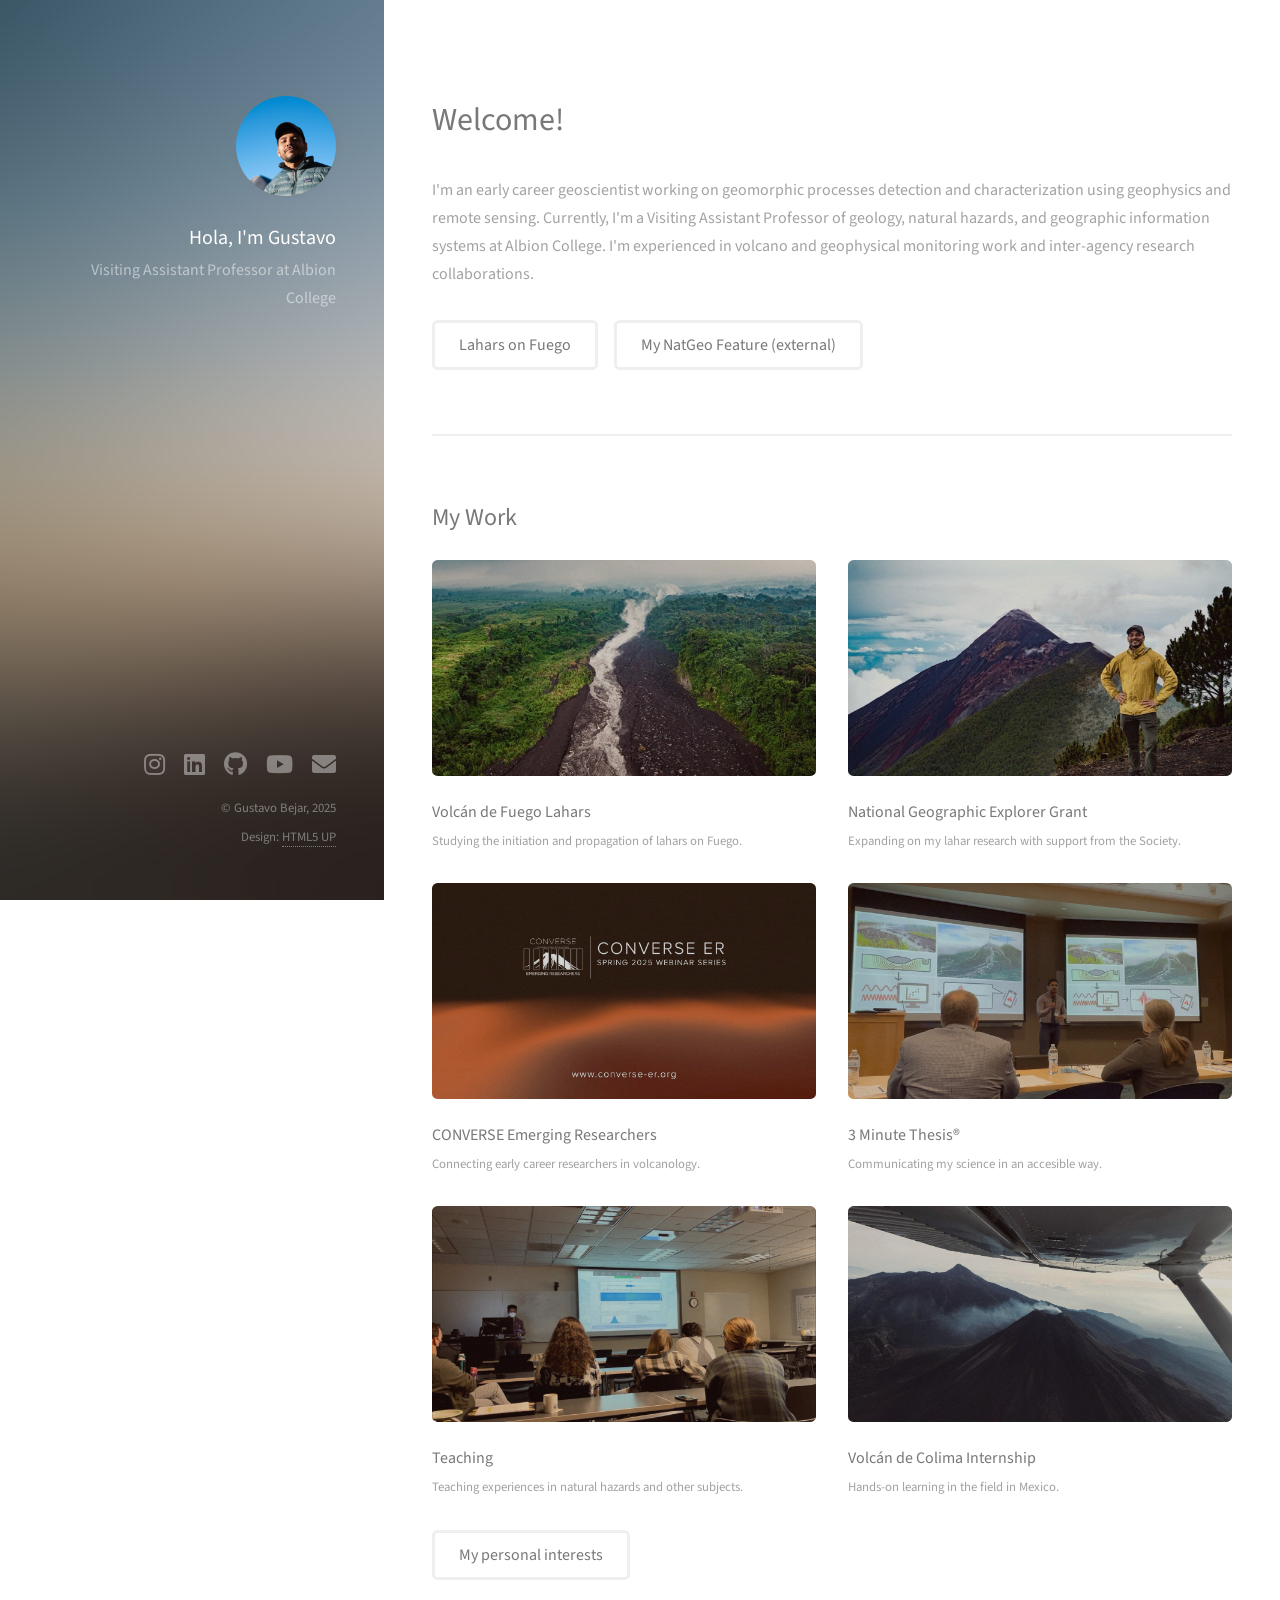
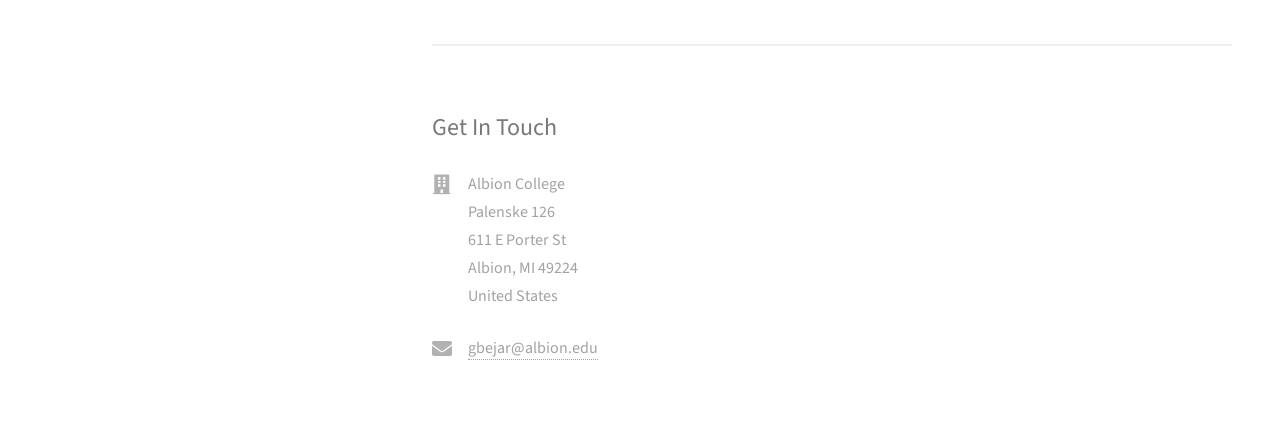
<file: index.html>
<!DOCTYPE HTML>
<html>

<head>
	<title>Gustavo Bejar</title>
	<meta charset="utf-8" />
	<meta name="viewport" content="width=device-width, initial-scale=1, user-scalable=no" />
	<link rel="stylesheet" href="assets/css/main.css" />
</head>

<body class="is-preload">

	<!-- Header -->
	<header id="header">
		<div class="inner">
			<a href="index.html" class="image avatar"><img src="images/avatar.jpg" alt="" /></a>
			<h1><strong>Hola, I'm Gustavo</strong></h1>
			Visiting Assistant Professor at Albion College
		</div>
	</header>

	<!-- Main -->
	<div id="main">

		<!-- One -->
		<section id="one">
			<header class="major">
				<h2>Welcome!</h2>
			</header>
			<p>I'm an early career geoscientist working on geomorphic processes detection and
				characterization using geophysics and remote sensing. Currently, I'm a Visiting Assistant Professor
				of geology, natural hazards, and geographic information systems at Albion College.
				I'm experienced in volcano and geophysical monitoring work and inter-agency research
				collaborations. </p>
			<ul class="actions">
				<li><a href="lahars.html" class="button">Lahars on Fuego</a></li>
				<li><a href="https://www.nationalgeographic.com/science/article/volcano-lahar-mudslide-prediction-ai"
						class="button" target="_blank" rel="noopener noreferrer">My NatGeo Feature (external)</a></li>
		</section>

		<!-- Two -->
		<section id="two">
			<h2>My Work</h2>
			<div class="row">
				<article class="col-6 col-12-xsmall work-item">
					<a href="lahars.html" class="image fit"><img src="images/thumb_1.jpeg" alt="" /></a>
					<h3>Volcán de Fuego Lahars</h3>
					<p>Studying the initiation and propagation of lahars on Fuego.</p>
				</article>
				<article class="col-6 col-12-xsmall work-item">
					<a href="natgeo.html" class="image fit"><img src="images/thumb_2.jpeg" alt="" /></a>
					<h3>National Geographic Explorer Grant</h3>
					<p>Expanding on my lahar research with support from the Society.</p>
				</article>
				<article class="col-6 col-12-xsmall work-item">
					<a href="speedbump.html" class="image fit"><img src="images/thumb_3.jpeg" alt="" /></a>
					<h3>CONVERSE Emerging Researchers</h3>
					<p>Connecting early career researchers in volcanology.</p>
				</article>
				<article class="col-6 col-12-xsmall work-item">
					<a href="speedbump.html" class="image fit"><img src="images/thumb_4.jpeg" alt="" /></a>
					<h3>3 Minute Thesis®</h3>
					<p>Communicating my science in an accesible way.</p>
				</article>
				<article class="col-6 col-12-xsmall work-item">
					<a href="speedbump.html" class="image fit"><img src="images/thumb_5.jpeg" alt="" /></a>
					<h3>Teaching</h3>
					<p>Teaching experiences in natural hazards and other subjects.</p>
				</article>
				<article class="col-6 col-12-xsmall work-item">
					<a href="speedbump.html" class="image fit"><img src="images/thumb_6.jpeg" alt="" /></a>
					<h3>Volcán de Colima Internship</h3>
					<p>Hands-on learning in the field in Mexico.</p>
				</article>
			</div>
		</section>


		<ul class="actions">
			<li><a href="speedbump.html" class="button">My personal interests</a></li>
		</ul>

		<!-- End -->
		<section id="end">
			<h2>Get In Touch</h2>
			<div class="row">
				<div class="col-12 col-12-small">
					<ul class="labeled-icons">
						<li>
							<h3 class="icon solid fa-building"><span class="label">Address</span></h3>
							Albion College<br />
							Palenske 126<br />
							611 E Porter St<br />
							Albion, MI 49224<br />
							United States
						</li>
						<li>
							<h3 class="icon solid fa-envelope"><span class="label">Email</span></h3>
							<a href="mailto:gbejar@albion.edu">gbejar@albion.edu</a>
						</li>
					</ul>
				</div>
			</div>
		</section>

		<!-- Four -->
		<!--
					<section id="four">
						<h2>Elements</h2>

						<section>
							<h4>Text</h4>
							<p>This is <b>bold</b> and this is <strong>strong</strong>. This is <i>italic</i> and this is <em>emphasized</em>.
							This is <sup>superscript</sup> text and this is <sub>subscript</sub> text.
							This is <u>underlined</u> and this is code: <code>for (;;) { ... }</code>. Finally, <a href="#">this is a link</a>.</p>
							<hr />
							<header>
								<h4>Heading with a Subtitle</h4>
								<p>Lorem ipsum dolor sit amet nullam id egestas urna aliquam</p>
							</header>
							<p>Nunc lacinia ante nunc ac lobortis. Interdum adipiscing gravida odio porttitor sem non mi integer non faucibus ornare mi ut ante amet placerat aliquet. Volutpat eu sed ante lacinia sapien lorem accumsan varius montes viverra nibh in adipiscing blandit tempus accumsan.</p>
							<header>
								<h5>Heading with a Subtitle</h5>
								<p>Lorem ipsum dolor sit amet nullam id egestas urna aliquam</p>
							</header>
							<p>Nunc lacinia ante nunc ac lobortis. Interdum adipiscing gravida odio porttitor sem non mi integer non faucibus ornare mi ut ante amet placerat aliquet. Volutpat eu sed ante lacinia sapien lorem accumsan varius montes viverra nibh in adipiscing blandit tempus accumsan.</p>
							<hr />
							<h2>Heading Level 2</h2>
							<h3>Heading Level 3</h3>
							<h4>Heading Level 4</h4>
							<h5>Heading Level 5</h5>
							<h6>Heading Level 6</h6>
							<hr />
							<h5>Blockquote</h5>
							<blockquote>Fringilla nisl. Donec accumsan interdum nisi, quis tincidunt felis sagittis eget tempus euismod. Vestibulum ante ipsum primis in faucibus vestibulum. Blandit adipiscing eu felis iaculis volutpat ac adipiscing accumsan faucibus. Vestibulum ante ipsum primis in faucibus lorem ipsum dolor sit amet nullam adipiscing eu felis.</blockquote>
							<h5>Preformatted</h5>
							<pre><code>i = 0;

while (!deck.isInOrder()) {
print 'Iteration ' + i;
deck.shuffle();
i++;
}

print 'It took ' + i + ' iterations to sort the deck.';</code></pre>
						</section>

						<section>
							<h4>Lists</h4>
							<div class="row">
								<div class="col-6 col-12-xsmall">
									<h5>Unordered</h5>
									<ul>
										<li>Dolor pulvinar etiam magna etiam.</li>
										<li>Sagittis adipiscing lorem eleifend.</li>
										<li>Felis enim feugiat dolore viverra.</li>
									</ul>
									<h5>Alternate</h5>
									<ul class="alt">
										<li>Dolor pulvinar etiam magna etiam.</li>
										<li>Sagittis adipiscing lorem eleifend.</li>
										<li>Felis enim feugiat dolore viverra.</li>
									</ul>
								</div>
								<div class="col-6 col-12-xsmall">
									<h5>Ordered</h5>
									<ol>
										<li>Dolor pulvinar etiam magna etiam.</li>
										<li>Etiam vel felis at lorem sed viverra.</li>
										<li>Felis enim feugiat dolore viverra.</li>
										<li>Dolor pulvinar etiam magna etiam.</li>
										<li>Etiam vel felis at lorem sed viverra.</li>
										<li>Felis enim feugiat dolore viverra.</li>
									</ol>
									<h5>Icons</h5>
									<ul class="icons">
										<li><a href="#" class="icon brands fa-twitter"><span class="label">Twitter</span></a></li>
										<li><a href="#" class="icon brands fa-facebook-f"><span class="label">Facebook</span></a></li>
										<li><a href="#" class="icon brands fa-instagram"><span class="label">Instagram</span></a></li>
										<li><a href="#" class="icon brands fa-github"><span class="label">Github</span></a></li>
										<li><a href="#" class="icon brands fa-dribbble"><span class="label">Dribbble</span></a></li>
										<li><a href="#" class="icon brands fa-tumblr"><span class="label">Tumblr</span></a></li>
									</ul>
								</div>
							</div>
							<h5>Actions</h5>
							<ul class="actions">
								<li><a href="#" class="button primary">Default</a></li>
								<li><a href="#" class="button">Default</a></li>
							</ul>
							<ul class="actions small">
								<li><a href="#" class="button primary small">Small</a></li>
								<li><a href="#" class="button small">Small</a></li>
							</ul>
							<div class="row">
								<div class="col-6 col-12-small">
									<ul class="actions stacked">
										<li><a href="#" class="button primary">Default</a></li>
										<li><a href="#" class="button">Default</a></li>
									</ul>
								</div>
								<div class="col-6 col-12-small">
									<ul class="actions stacked">
										<li><a href="#" class="button primary small">Small</a></li>
										<li><a href="#" class="button small">Small</a></li>
									</ul>
								</div>
								<div class="col-6 col-12-small">
									<ul class="actions stacked">
										<li><a href="#" class="button primary fit">Default</a></li>
										<li><a href="#" class="button fit">Default</a></li>
									</ul>
								</div>
								<div class="col-6 col-12-small">
									<ul class="actions stacked">
										<li><a href="#" class="button primary small fit">Small</a></li>
										<li><a href="#" class="button small fit">Small</a></li>
									</ul>
								</div>
							</div>
						</section>

						<section>
							<h4>Table</h4>
							<h5>Default</h5>
							<div class="table-wrapper">
								<table>
									<thead>
										<tr>
											<th>Name</th>
											<th>Description</th>
											<th>Price</th>
										</tr>
									</thead>
									<tbody>
										<tr>
											<td>Item One</td>
											<td>Ante turpis integer aliquet porttitor.</td>
											<td>29.99</td>
										</tr>
										<tr>
											<td>Item Two</td>
											<td>Vis ac commodo adipiscing arcu aliquet.</td>
											<td>19.99</td>
										</tr>
										<tr>
											<td>Item Three</td>
											<td> Morbi faucibus arcu accumsan lorem.</td>
											<td>29.99</td>
										</tr>
										<tr>
											<td>Item Four</td>
											<td>Vitae integer tempus condimentum.</td>
											<td>19.99</td>
										</tr>
										<tr>
											<td>Item Five</td>
											<td>Ante turpis integer aliquet porttitor.</td>
											<td>29.99</td>
										</tr>
									</tbody>
									<tfoot>
										<tr>
											<td colspan="2"></td>
											<td>100.00</td>
										</tr>
									</tfoot>
								</table>
							</div>

							<h5>Alternate</h5>
							<div class="table-wrapper">
								<table class="alt">
									<thead>
										<tr>
											<th>Name</th>
											<th>Description</th>
											<th>Price</th>
										</tr>
									</thead>
									<tbody>
										<tr>
											<td>Item One</td>
											<td>Ante turpis integer aliquet porttitor.</td>
											<td>29.99</td>
										</tr>
										<tr>
											<td>Item Two</td>
											<td>Vis ac commodo adipiscing arcu aliquet.</td>
											<td>19.99</td>
										</tr>
										<tr>
											<td>Item Three</td>
											<td> Morbi faucibus arcu accumsan lorem.</td>
											<td>29.99</td>
										</tr>
										<tr>
											<td>Item Four</td>
											<td>Vitae integer tempus condimentum.</td>
											<td>19.99</td>
										</tr>
										<tr>
											<td>Item Five</td>
											<td>Ante turpis integer aliquet porttitor.</td>
											<td>29.99</td>
										</tr>
									</tbody>
									<tfoot>
										<tr>
											<td colspan="2"></td>
											<td>100.00</td>
										</tr>
									</tfoot>
								</table>
							</div>
						</section>

						<section>
							<h4>Buttons</h4>
							<ul class="actions">
								<li><a href="#" class="button primary">Primary</a></li>
								<li><a href="#" class="button">Default</a></li>
							</ul>
							<ul class="actions">
								<li><a href="#" class="button large">Large</a></li>
								<li><a href="#" class="button">Default</a></li>
								<li><a href="#" class="button small">Small</a></li>
							</ul>
							<ul class="actions fit">
								<li><a href="#" class="button primary fit">Fit</a></li>
								<li><a href="#" class="button fit">Fit</a></li>
							</ul>
							<ul class="actions fit small">
								<li><a href="#" class="button primary fit small">Fit + Small</a></li>
								<li><a href="#" class="button fit small">Fit + Small</a></li>
							</ul>
							<ul class="actions">
								<li><a href="#" class="button primary icon solid fa-download">Icon</a></li>
								<li><a href="#" class="button icon solid fa-download">Icon</a></li>
							</ul>
							<ul class="actions">
								<li><span class="button primary disabled">Primary</span></li>
								<li><span class="button disabled">Default</span></li>
							</ul>
						</section>

						<section>
							<h4>Form</h4>
							<form method="post" action="#">
								<div class="row gtr-uniform gtr-50">
									<div class="col-6 col-12-xsmall">
										<input type="text" name="demo-name" id="demo-name" value="" placeholder="Name" />
									</div>
									<div class="col-6 col-12-xsmall">
										<input type="email" name="demo-email" id="demo-email" value="" placeholder="Email" />
									</div>
									<div class="col-12">
										<select name="demo-category" id="demo-category">
											<option value="">- Category -</option>
											<option value="1">Manufacturing</option>
											<option value="1">Shipping</option>
											<option value="1">Administration</option>
											<option value="1">Human Resources</option>
										</select>
									</div>
									<div class="col-4 col-12-small">
										<input type="radio" id="demo-priority-low" name="demo-priority" checked>
										<label for="demo-priority-low">Low Priority</label>
									</div>
									<div class="col-4 col-12-small">
										<input type="radio" id="demo-priority-normal" name="demo-priority">
										<label for="demo-priority-normal">Normal Priority</label>
									</div>
									<div class="col-4 col-12-small">
										<input type="radio" id="demo-priority-high" name="demo-priority">
										<label for="demo-priority-high">High Priority</label>
									</div>
									<div class="col-6 col-12-small">
										<input type="checkbox" id="demo-copy" name="demo-copy">
										<label for="demo-copy">Email me a copy of this message</label>
									</div>
									<div class="col-6 col-12-small">
										<input type="checkbox" id="demo-human" name="demo-human" checked>
										<label for="demo-human">I am a human and not a robot</label>
									</div>
									<div class="col-12">
										<textarea name="demo-message" id="demo-message" placeholder="Enter your message" rows="6"></textarea>
									</div>
									<div class="col-12">
										<ul class="actions">
											<li><input type="submit" value="Send Message" class="primary" /></li>
											<li><input type="reset" value="Reset" /></li>
										</ul>
									</div>
								</div>
							</form>
						</section>

						<section>
							<h4>Image</h4>
							<h5>Fit</h5>
							<div class="box alt">
								<div class="row gtr-50 gtr-uniform">
									<div class="col-12"><span class="image fit"><img src="images/fulls/05.jpg" alt="" /></span></div>
									<div class="col-4"><span class="image fit"><img src="images/thumbs/01.jpg" alt="" /></span></div>
									<div class="col-4"><span class="image fit"><img src="images/thumbs/02.jpg" alt="" /></span></div>
									<div class="col-4"><span class="image fit"><img src="images/thumbs/03.jpg" alt="" /></span></div>
									<div class="col-4"><span class="image fit"><img src="images/thumbs/04.jpg" alt="" /></span></div>
									<div class="col-4"><span class="image fit"><img src="images/thumbs/05.jpg" alt="" /></span></div>
									<div class="col-4"><span class="image fit"><img src="images/thumbs/06.jpg" alt="" /></span></div>
									<div class="col-4"><span class="image fit"><img src="images/thumbs/03.jpg" alt="" /></span></div>
									<div class="col-4"><span class="image fit"><img src="images/thumbs/02.jpg" alt="" /></span></div>
									<div class="col-4"><span class="image fit"><img src="images/thumbs/01.jpg" alt="" /></span></div>
								</div>
							</div>
							<h5>Left &amp; Right</h5>
							<p><span class="image left"><img src="images/avatar.jpg" alt="" /></span>Fringilla nisl. Donec accumsan interdum nisi, quis tincidunt felis sagittis eget. tempus euismod. Vestibulum ante ipsum primis in faucibus vestibulum. Blandit adipiscing eu felis iaculis volutpat ac adipiscing accumsan eu faucibus. Integer ac pellentesque praesent tincidunt felis sagittis eget. tempus euismod. Vestibulum ante ipsum primis in faucibus vestibulum. Blandit adipiscing eu felis iaculis volutpat ac adipiscing accumsan eu faucibus. Integer ac pellentesque praesent. Donec accumsan interdum nisi, quis tincidunt felis sagittis eget. tempus euismod. Vestibulum ante ipsum primis in faucibus vestibulum. Blandit adipiscing eu felis iaculis volutpat ac adipiscing accumsan eu faucibus. Integer ac pellentesque praesent tincidunt felis sagittis eget. tempus euismod. Vestibulum ante ipsum primis in faucibus vestibulum. Blandit adipiscing eu felis iaculis volutpat ac adipiscing accumsan eu faucibus. Integer ac pellentesque praesent.</p>
							<p><span class="image right"><img src="images/avatar.jpg" alt="" /></span>Fringilla nisl. Donec accumsan interdum nisi, quis tincidunt felis sagittis eget. tempus euismod. Vestibulum ante ipsum primis in faucibus vestibulum. Blandit adipiscing eu felis iaculis volutpat ac adipiscing accumsan eu faucibus. Integer ac pellentesque praesent tincidunt felis sagittis eget. tempus euismod. Vestibulum ante ipsum primis in faucibus vestibulum. Blandit adipiscing eu felis iaculis volutpat ac adipiscing accumsan eu faucibus. Integer ac pellentesque praesent. Donec accumsan interdum nisi, quis tincidunt felis sagittis eget. tempus euismod. Vestibulum ante ipsum primis in faucibus vestibulum. Blandit adipiscing eu felis iaculis volutpat ac adipiscing accumsan eu faucibus. Integer ac pellentesque praesent tincidunt felis sagittis eget. tempus euismod. Vestibulum ante ipsum primis in faucibus vestibulum. Blandit adipiscing eu felis iaculis volutpat ac adipiscing accumsan eu faucibus. Integer ac pellentesque praesent.</p>
						</section>

					</section>
				-->

	</div>

	<!-- Footer -->
	<footer id="footer">
		<div class="inner">
			<ul class="icons">
				<li><a href="https://www.instagram.com/gbejarl" class="icon brands fa-instagram"><span
							class="label">Instagram</span></a></li>
				<li><a href="https://www.linkedin.com/in/gbejarl" class="icon brands fa-linkedin"><span
							class="label">Linked-In</span></a></li>
				<li><a href="https://www.github.com/gbejarl" class="icon brands fa-github"><span
							class="label">Github</span></a></li>
				<li><a href="https://www.youtube.com/gbejarl" class="icon brands fa-youtube"><span
							class="label">YouTube</span></a></li>
				<li><a href="mailto:gbejar@albion.edu" class="icon solid fa-envelope"><span
							class="label">Email</span></a></li>
			</ul>
			<ul class="copyright">
				<li>&copy; Gustavo Bejar, 2025</li>
				<li>Design: <a href="http://html5up.net">HTML5 UP</a></li>
			</ul>
		</div>
	</footer>

	<!-- Scripts -->
	<script src="assets/js/jquery.min.js"></script>
	<script src="assets/js/jquery.poptrox.min.js"></script>
	<script src="assets/js/browser.min.js"></script>
	<script src="assets/js/breakpoints.min.js"></script>
	<script src="assets/js/util.js"></script>
	<script src="assets/js/main.js"></script>

</body>

</html>
</file>
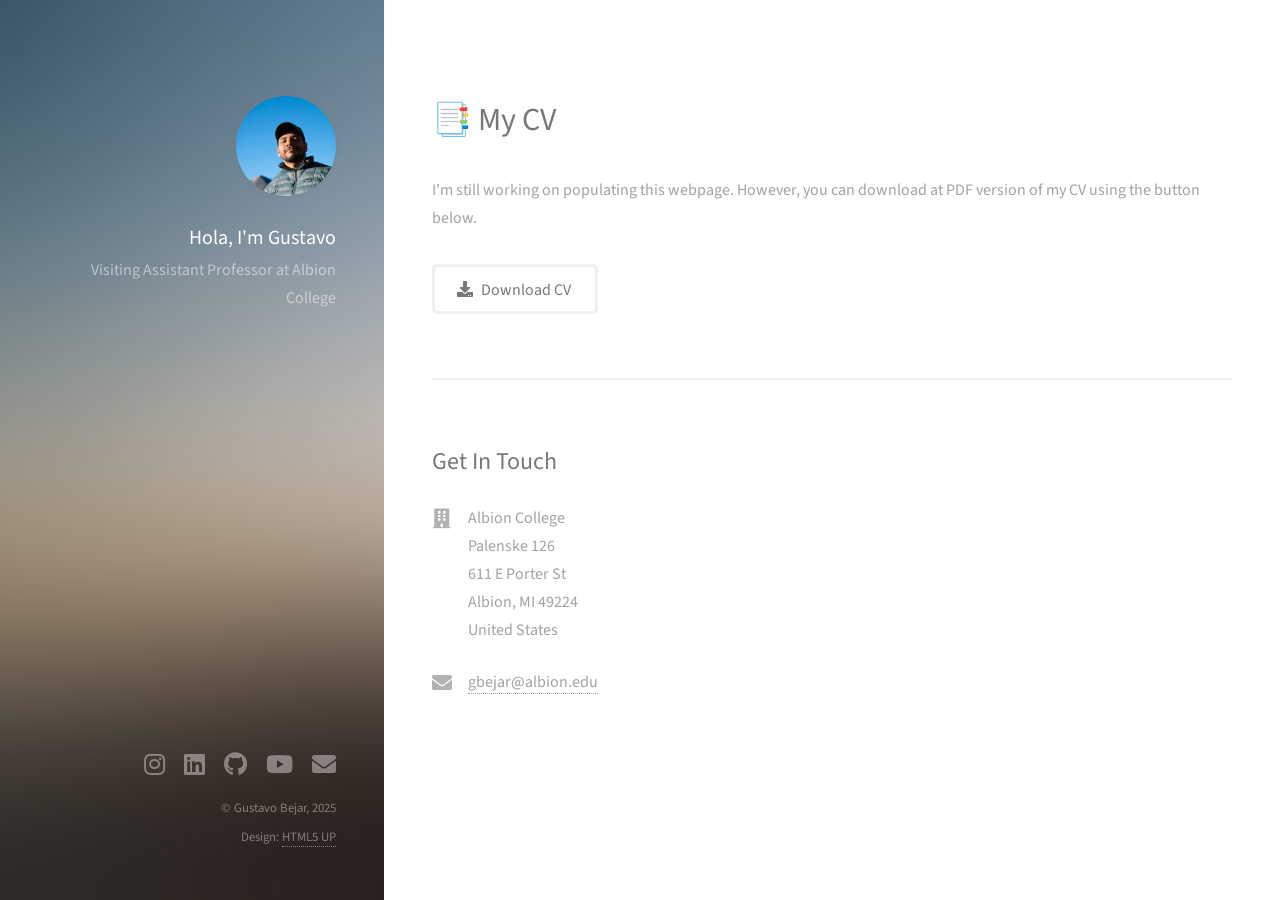
<file: cv.html>
<!DOCTYPE HTML>
<html>

<head>
	<title>Gustavo Bejar</title>
	<meta charset="utf-8" />
	<meta name="viewport" content="width=device-width, initial-scale=1, user-scalable=no" />
	<link rel="stylesheet" href="assets/css/main.css" />
</head>

<body class="is-preload">

	<!-- Header -->
	<header id="header">
		<div class="inner">
			<a href="index.html" class="image avatar"><img src="images/avatar.jpg" alt="" /></a>
			<h1><strong>Hola, I'm Gustavo</strong></h1>
			Visiting Assistant Professor at Albion College
		</div>
	</header>

	<!-- Main -->
	<div id="main">

		<!-- One -->
		<section id="one">
			<header class="major">
				<h2>📑 My CV</h2>
			</header>
			<p>I'm still working on populating this webpage. However, you can download
				at PDF version of my CV using the button below.
			<ul class="actions">
				<li><a href="assets/pdf/CV_BejarLopez_202505.pdf" class="button icon solid fa-download">Download
						CV</a></li>
			</ul>
			</p>
		</section>

		<!-- End -->
		<section id="end">
			<h2>Get In Touch</h2>
			<div class="row">
				<div class="col-12 col-12-small">
					<ul class="labeled-icons">
						<li>
							<h3 class="icon solid fa-building"><span class="label">Address</span></h3>
							Albion College<br />
							Palenske 126<br />
							611 E Porter St<br />
							Albion, MI 49224<br />
							United States
						</li>
						<li>
							<h3 class="icon solid fa-envelope"><span class="label">Email</span></h3>
							<a href="mailto:gbejar@albion.edu">gbejar@albion.edu</a>
						</li>
					</ul>
				</div>
			</div>
		</section>

	</div>

	<!-- Footer -->
	<footer id="footer">
		<div class="inner">
			<ul class="icons">
				<li><a href="https://www.instagram.com/gbejarl" class="icon brands fa-instagram"><span
							class="label">Instagram</span></a></li>
				<li><a href="https://www.linkedin.com/in/gbejarl" class="icon brands fa-linkedin"><span
							class="label">Linked-In</span></a></li>
				<li><a href="https://www.github.com/gbejarl" class="icon brands fa-github"><span
							class="label">Github</span></a></li>
				<li><a href="https://www.youtube.com/gbejarl" class="icon brands fa-youtube"><span
							class="label">YouTube</span></a></li>
				<li><a href="mailto:gbejar@albion.edu" class="icon solid fa-envelope"><span
							class="label">Email</span></a></li>
			</ul>
			<ul class="copyright">
				<li>&copy; Gustavo Bejar, 2025</li>
				<li>Design: <a href="http://html5up.net">HTML5 UP</a></li>
			</ul>
		</div>
	</footer>

	<!-- Scripts -->
	<script src="assets/js/jquery.min.js"></script>
	<script src="assets/js/jquery.poptrox.min.js"></script>
	<script src="assets/js/browser.min.js"></script>
	<script src="assets/js/breakpoints.min.js"></script>
	<script src="assets/js/util.js"></script>
	<script src="assets/js/main.js"></script>

</body>

</html>
</file>
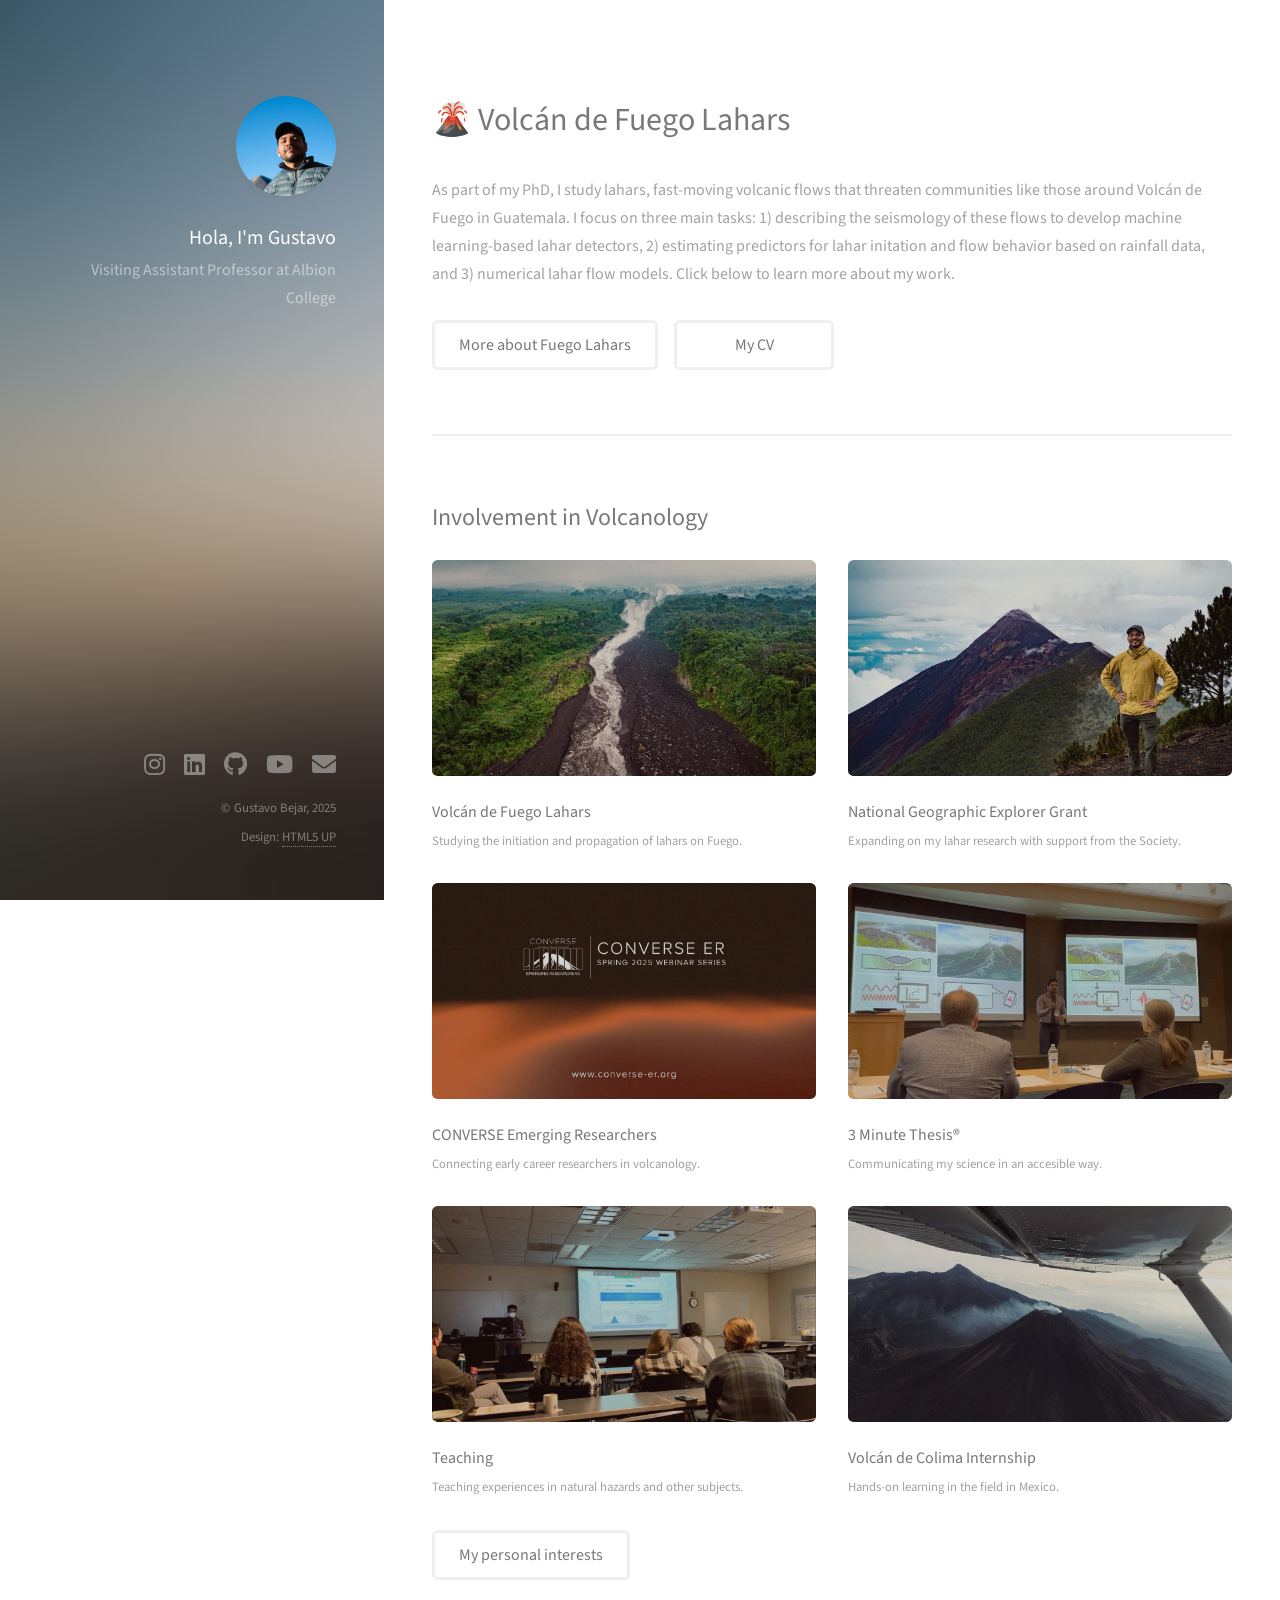
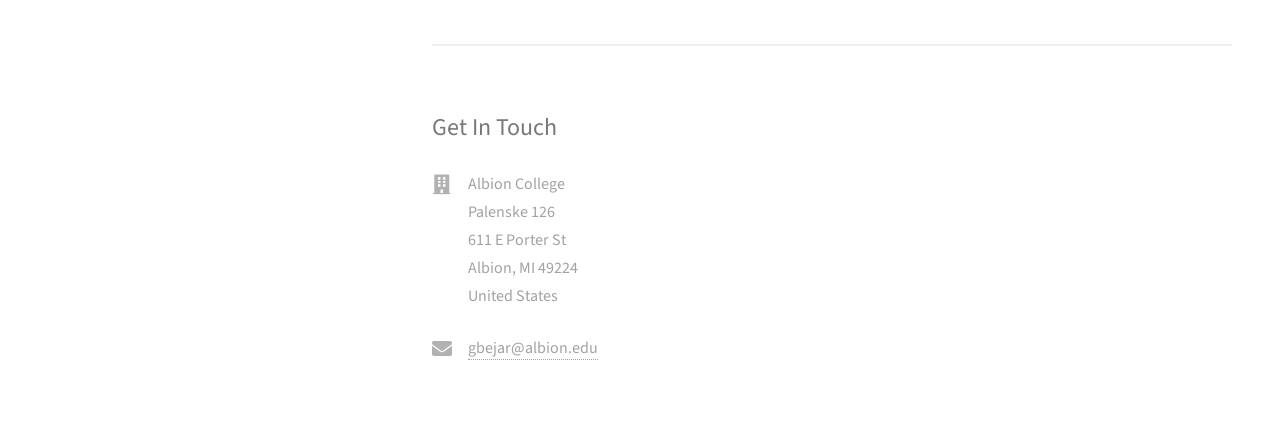
<file: elements.html>
<!DOCTYPE HTML>
<html>

<head>
	<title>Gustavo Bejar</title>
	<meta charset="utf-8" />
	<meta name="viewport" content="width=device-width, initial-scale=1, user-scalable=no" />
	<link rel="stylesheet" href="assets/css/main.css" />
</head>

<body class="is-preload">

	<!-- Header -->
	<header id="header">
		<div class="inner">
			<a href="index.html" class="image avatar"><img src="images/avatar.jpg" alt="" /></a>
			<h1><strong>Hola, I'm Gustavo</strong></h1>
			Visiting Assistant Professor at Albion College
		</div>
	</header>

	<!-- Main -->
	<div id="main">

		<!-- One -->
		<section id="one">
			<header class="major">
				<h2>🌋 Volcán de Fuego Lahars</h2>
			</header>
			<p>As part of my PhD, I study lahars, fast-moving volcanic flows
				that threaten communities like those around Volcán de Fuego in Guatemala.
				I focus on three main tasks: 1) describing the seismology
				of these flows to develop machine learning-based lahar detectors,
				2) estimating predictors for lahar initation and flow behavior
				based on rainfall data, and 3) numerical lahar flow models.
				Click below to learn more about my work. </p>
			<ul class="actions">
				<li><a href="lahars.html" class="button">More about Fuego Lahars</a></li>
				<li><a href="cv.html" class="button">My CV</a></li>
			</ul>
		</section>

		<!-- Two -->
		<section id="two">
			<h2>Involvement in Volcanology</h2>
			<div class="row">
				<article class="col-6 col-12-xsmall work-item">
					<a href="images/fulls/01.jpg" class="image fit"><img src="images/thumb_1.jpeg" alt="" /></a>
					<h3>Volcán de Fuego Lahars</h3>
					<p>Studying the initiation and propagation of lahars on Fuego.</p>
				</article>
				<article class="col-6 col-12-xsmall work-item">
					<a href="images/fulls/02.jpg" class="image fit"><img src="images/thumb_2.jpeg" alt="" /></a>
					<h3>National Geographic Explorer Grant</h3>
					<p>Expanding on my lahar research with support from the Society.</p>
				</article>
				<article class="col-6 col-12-xsmall work-item">
					<a href="images/fulls/03.jpg" class="image fit"><img src="images/thumb_3.jpeg" alt="" /></a>
					<h3>CONVERSE Emerging Researchers</h3>
					<p>Connecting early career researchers in volcanology.</p>
				</article>
				<article class="col-6 col-12-xsmall work-item">
					<a href="images/fulls/04.jpg" class="image fit"><img src="images/thumb_4.jpeg" alt="" /></a>
					<h3>3 Minute Thesis®</h3>
					<p>Communicating my science in an accesible way.</p>
				</article>
				<article class="col-6 col-12-xsmall work-item">
					<a href="images/fulls/05.jpg" class="image fit"><img src="images/thumb_5.jpeg" alt="" /></a>
					<h3>Teaching</h3>
					<p>Teaching experiences in natural hazards and other subjects.</p>
				</article>
				<article class="col-6 col-12-xsmall work-item">
					<a href="images/fulls/06.jpg" class="image fit"><img src="images/thumb_6.jpeg" alt="" /></a>
					<h3>Volcán de Colima Internship</h3>
					<p>Hands-on learning in the field in Mexico.</p>
				</article>
			</div>
		</section>


		<ul class="actions">
			<li><a href="#" class="button">My personal interests</a></li>
		</ul>

		<!-- End -->
		<section id="end">
			<h2>Get In Touch</h2>
			<div class="row">
				<div class="col-12 col-12-small">
					<ul class="labeled-icons">
						<li>
							<h3 class="icon solid fa-building"><span class="label">Address</span></h3>
							Albion College<br />
							Palenske 126<br />
							611 E Porter St<br />
							Albion, MI 49224<br />
							United States
						</li>
						<li>
							<h3 class="icon solid fa-envelope"><span class="label">Email</span></h3>
							<a href="mailto:gbejar@albion.edu">gbejar@albion.edu</a>
						</li>
					</ul>
				</div>
			</div>
		</section>

		<!-- Four -->
		<!--
					<section id="four">
						<h2>Elements</h2>

						<section>
							<h4>Text</h4>
							<p>This is <b>bold</b> and this is <strong>strong</strong>. This is <i>italic</i> and this is <em>emphasized</em>.
							This is <sup>superscript</sup> text and this is <sub>subscript</sub> text.
							This is <u>underlined</u> and this is code: <code>for (;;) { ... }</code>. Finally, <a href="#">this is a link</a>.</p>
							<hr />
							<header>
								<h4>Heading with a Subtitle</h4>
								<p>Lorem ipsum dolor sit amet nullam id egestas urna aliquam</p>
							</header>
							<p>Nunc lacinia ante nunc ac lobortis. Interdum adipiscing gravida odio porttitor sem non mi integer non faucibus ornare mi ut ante amet placerat aliquet. Volutpat eu sed ante lacinia sapien lorem accumsan varius montes viverra nibh in adipiscing blandit tempus accumsan.</p>
							<header>
								<h5>Heading with a Subtitle</h5>
								<p>Lorem ipsum dolor sit amet nullam id egestas urna aliquam</p>
							</header>
							<p>Nunc lacinia ante nunc ac lobortis. Interdum adipiscing gravida odio porttitor sem non mi integer non faucibus ornare mi ut ante amet placerat aliquet. Volutpat eu sed ante lacinia sapien lorem accumsan varius montes viverra nibh in adipiscing blandit tempus accumsan.</p>
							<hr />
							<h2>Heading Level 2</h2>
							<h3>Heading Level 3</h3>
							<h4>Heading Level 4</h4>
							<h5>Heading Level 5</h5>
							<h6>Heading Level 6</h6>
							<hr />
							<h5>Blockquote</h5>
							<blockquote>Fringilla nisl. Donec accumsan interdum nisi, quis tincidunt felis sagittis eget tempus euismod. Vestibulum ante ipsum primis in faucibus vestibulum. Blandit adipiscing eu felis iaculis volutpat ac adipiscing accumsan faucibus. Vestibulum ante ipsum primis in faucibus lorem ipsum dolor sit amet nullam adipiscing eu felis.</blockquote>
							<h5>Preformatted</h5>
							<pre><code>i = 0;

while (!deck.isInOrder()) {
print 'Iteration ' + i;
deck.shuffle();
i++;
}

print 'It took ' + i + ' iterations to sort the deck.';</code></pre>
						</section>

						<section>
							<h4>Lists</h4>
							<div class="row">
								<div class="col-6 col-12-xsmall">
									<h5>Unordered</h5>
									<ul>
										<li>Dolor pulvinar etiam magna etiam.</li>
										<li>Sagittis adipiscing lorem eleifend.</li>
										<li>Felis enim feugiat dolore viverra.</li>
									</ul>
									<h5>Alternate</h5>
									<ul class="alt">
										<li>Dolor pulvinar etiam magna etiam.</li>
										<li>Sagittis adipiscing lorem eleifend.</li>
										<li>Felis enim feugiat dolore viverra.</li>
									</ul>
								</div>
								<div class="col-6 col-12-xsmall">
									<h5>Ordered</h5>
									<ol>
										<li>Dolor pulvinar etiam magna etiam.</li>
										<li>Etiam vel felis at lorem sed viverra.</li>
										<li>Felis enim feugiat dolore viverra.</li>
										<li>Dolor pulvinar etiam magna etiam.</li>
										<li>Etiam vel felis at lorem sed viverra.</li>
										<li>Felis enim feugiat dolore viverra.</li>
									</ol>
									<h5>Icons</h5>
									<ul class="icons">
										<li><a href="#" class="icon brands fa-twitter"><span class="label">Twitter</span></a></li>
										<li><a href="#" class="icon brands fa-facebook-f"><span class="label">Facebook</span></a></li>
										<li><a href="#" class="icon brands fa-instagram"><span class="label">Instagram</span></a></li>
										<li><a href="#" class="icon brands fa-github"><span class="label">Github</span></a></li>
										<li><a href="#" class="icon brands fa-dribbble"><span class="label">Dribbble</span></a></li>
										<li><a href="#" class="icon brands fa-tumblr"><span class="label">Tumblr</span></a></li>
									</ul>
								</div>
							</div>
							<h5>Actions</h5>
							<ul class="actions">
								<li><a href="#" class="button primary">Default</a></li>
								<li><a href="#" class="button">Default</a></li>
							</ul>
							<ul class="actions small">
								<li><a href="#" class="button primary small">Small</a></li>
								<li><a href="#" class="button small">Small</a></li>
							</ul>
							<div class="row">
								<div class="col-6 col-12-small">
									<ul class="actions stacked">
										<li><a href="#" class="button primary">Default</a></li>
										<li><a href="#" class="button">Default</a></li>
									</ul>
								</div>
								<div class="col-6 col-12-small">
									<ul class="actions stacked">
										<li><a href="#" class="button primary small">Small</a></li>
										<li><a href="#" class="button small">Small</a></li>
									</ul>
								</div>
								<div class="col-6 col-12-small">
									<ul class="actions stacked">
										<li><a href="#" class="button primary fit">Default</a></li>
										<li><a href="#" class="button fit">Default</a></li>
									</ul>
								</div>
								<div class="col-6 col-12-small">
									<ul class="actions stacked">
										<li><a href="#" class="button primary small fit">Small</a></li>
										<li><a href="#" class="button small fit">Small</a></li>
									</ul>
								</div>
							</div>
						</section>

						<section>
							<h4>Table</h4>
							<h5>Default</h5>
							<div class="table-wrapper">
								<table>
									<thead>
										<tr>
											<th>Name</th>
											<th>Description</th>
											<th>Price</th>
										</tr>
									</thead>
									<tbody>
										<tr>
											<td>Item One</td>
											<td>Ante turpis integer aliquet porttitor.</td>
											<td>29.99</td>
										</tr>
										<tr>
											<td>Item Two</td>
											<td>Vis ac commodo adipiscing arcu aliquet.</td>
											<td>19.99</td>
										</tr>
										<tr>
											<td>Item Three</td>
											<td> Morbi faucibus arcu accumsan lorem.</td>
											<td>29.99</td>
										</tr>
										<tr>
											<td>Item Four</td>
											<td>Vitae integer tempus condimentum.</td>
											<td>19.99</td>
										</tr>
										<tr>
											<td>Item Five</td>
											<td>Ante turpis integer aliquet porttitor.</td>
											<td>29.99</td>
										</tr>
									</tbody>
									<tfoot>
										<tr>
											<td colspan="2"></td>
											<td>100.00</td>
										</tr>
									</tfoot>
								</table>
							</div>

							<h5>Alternate</h5>
							<div class="table-wrapper">
								<table class="alt">
									<thead>
										<tr>
											<th>Name</th>
											<th>Description</th>
											<th>Price</th>
										</tr>
									</thead>
									<tbody>
										<tr>
											<td>Item One</td>
											<td>Ante turpis integer aliquet porttitor.</td>
											<td>29.99</td>
										</tr>
										<tr>
											<td>Item Two</td>
											<td>Vis ac commodo adipiscing arcu aliquet.</td>
											<td>19.99</td>
										</tr>
										<tr>
											<td>Item Three</td>
											<td> Morbi faucibus arcu accumsan lorem.</td>
											<td>29.99</td>
										</tr>
										<tr>
											<td>Item Four</td>
											<td>Vitae integer tempus condimentum.</td>
											<td>19.99</td>
										</tr>
										<tr>
											<td>Item Five</td>
											<td>Ante turpis integer aliquet porttitor.</td>
											<td>29.99</td>
										</tr>
									</tbody>
									<tfoot>
										<tr>
											<td colspan="2"></td>
											<td>100.00</td>
										</tr>
									</tfoot>
								</table>
							</div>
						</section>

						<section>
							<h4>Buttons</h4>
							<ul class="actions">
								<li><a href="#" class="button primary">Primary</a></li>
								<li><a href="#" class="button">Default</a></li>
							</ul>
							<ul class="actions">
								<li><a href="#" class="button large">Large</a></li>
								<li><a href="#" class="button">Default</a></li>
								<li><a href="#" class="button small">Small</a></li>
							</ul>
							<ul class="actions fit">
								<li><a href="#" class="button primary fit">Fit</a></li>
								<li><a href="#" class="button fit">Fit</a></li>
							</ul>
							<ul class="actions fit small">
								<li><a href="#" class="button primary fit small">Fit + Small</a></li>
								<li><a href="#" class="button fit small">Fit + Small</a></li>
							</ul>
							<ul class="actions">
								<li><a href="#" class="button primary icon solid fa-download">Icon</a></li>
								<li><a href="#" class="button icon solid fa-download">Icon</a></li>
							</ul>
							<ul class="actions">
								<li><span class="button primary disabled">Primary</span></li>
								<li><span class="button disabled">Default</span></li>
							</ul>
						</section>

						<section>
							<h4>Form</h4>
							<form method="post" action="#">
								<div class="row gtr-uniform gtr-50">
									<div class="col-6 col-12-xsmall">
										<input type="text" name="demo-name" id="demo-name" value="" placeholder="Name" />
									</div>
									<div class="col-6 col-12-xsmall">
										<input type="email" name="demo-email" id="demo-email" value="" placeholder="Email" />
									</div>
									<div class="col-12">
										<select name="demo-category" id="demo-category">
											<option value="">- Category -</option>
											<option value="1">Manufacturing</option>
											<option value="1">Shipping</option>
											<option value="1">Administration</option>
											<option value="1">Human Resources</option>
										</select>
									</div>
									<div class="col-4 col-12-small">
										<input type="radio" id="demo-priority-low" name="demo-priority" checked>
										<label for="demo-priority-low">Low Priority</label>
									</div>
									<div class="col-4 col-12-small">
										<input type="radio" id="demo-priority-normal" name="demo-priority">
										<label for="demo-priority-normal">Normal Priority</label>
									</div>
									<div class="col-4 col-12-small">
										<input type="radio" id="demo-priority-high" name="demo-priority">
										<label for="demo-priority-high">High Priority</label>
									</div>
									<div class="col-6 col-12-small">
										<input type="checkbox" id="demo-copy" name="demo-copy">
										<label for="demo-copy">Email me a copy of this message</label>
									</div>
									<div class="col-6 col-12-small">
										<input type="checkbox" id="demo-human" name="demo-human" checked>
										<label for="demo-human">I am a human and not a robot</label>
									</div>
									<div class="col-12">
										<textarea name="demo-message" id="demo-message" placeholder="Enter your message" rows="6"></textarea>
									</div>
									<div class="col-12">
										<ul class="actions">
											<li><input type="submit" value="Send Message" class="primary" /></li>
											<li><input type="reset" value="Reset" /></li>
										</ul>
									</div>
								</div>
							</form>
						</section>

						<section>
							<h4>Image</h4>
							<h5>Fit</h5>
							<div class="box alt">
								<div class="row gtr-50 gtr-uniform">
									<div class="col-12"><span class="image fit"><img src="images/fulls/05.jpg" alt="" /></span></div>
									<div class="col-4"><span class="image fit"><img src="images/thumbs/01.jpg" alt="" /></span></div>
									<div class="col-4"><span class="image fit"><img src="images/thumbs/02.jpg" alt="" /></span></div>
									<div class="col-4"><span class="image fit"><img src="images/thumbs/03.jpg" alt="" /></span></div>
									<div class="col-4"><span class="image fit"><img src="images/thumbs/04.jpg" alt="" /></span></div>
									<div class="col-4"><span class="image fit"><img src="images/thumbs/05.jpg" alt="" /></span></div>
									<div class="col-4"><span class="image fit"><img src="images/thumbs/06.jpg" alt="" /></span></div>
									<div class="col-4"><span class="image fit"><img src="images/thumbs/03.jpg" alt="" /></span></div>
									<div class="col-4"><span class="image fit"><img src="images/thumbs/02.jpg" alt="" /></span></div>
									<div class="col-4"><span class="image fit"><img src="images/thumbs/01.jpg" alt="" /></span></div>
								</div>
							</div>
							<h5>Left &amp; Right</h5>
							<p><span class="image left"><img src="images/avatar.jpg" alt="" /></span>Fringilla nisl. Donec accumsan interdum nisi, quis tincidunt felis sagittis eget. tempus euismod. Vestibulum ante ipsum primis in faucibus vestibulum. Blandit adipiscing eu felis iaculis volutpat ac adipiscing accumsan eu faucibus. Integer ac pellentesque praesent tincidunt felis sagittis eget. tempus euismod. Vestibulum ante ipsum primis in faucibus vestibulum. Blandit adipiscing eu felis iaculis volutpat ac adipiscing accumsan eu faucibus. Integer ac pellentesque praesent. Donec accumsan interdum nisi, quis tincidunt felis sagittis eget. tempus euismod. Vestibulum ante ipsum primis in faucibus vestibulum. Blandit adipiscing eu felis iaculis volutpat ac adipiscing accumsan eu faucibus. Integer ac pellentesque praesent tincidunt felis sagittis eget. tempus euismod. Vestibulum ante ipsum primis in faucibus vestibulum. Blandit adipiscing eu felis iaculis volutpat ac adipiscing accumsan eu faucibus. Integer ac pellentesque praesent.</p>
							<p><span class="image right"><img src="images/avatar.jpg" alt="" /></span>Fringilla nisl. Donec accumsan interdum nisi, quis tincidunt felis sagittis eget. tempus euismod. Vestibulum ante ipsum primis in faucibus vestibulum. Blandit adipiscing eu felis iaculis volutpat ac adipiscing accumsan eu faucibus. Integer ac pellentesque praesent tincidunt felis sagittis eget. tempus euismod. Vestibulum ante ipsum primis in faucibus vestibulum. Blandit adipiscing eu felis iaculis volutpat ac adipiscing accumsan eu faucibus. Integer ac pellentesque praesent. Donec accumsan interdum nisi, quis tincidunt felis sagittis eget. tempus euismod. Vestibulum ante ipsum primis in faucibus vestibulum. Blandit adipiscing eu felis iaculis volutpat ac adipiscing accumsan eu faucibus. Integer ac pellentesque praesent tincidunt felis sagittis eget. tempus euismod. Vestibulum ante ipsum primis in faucibus vestibulum. Blandit adipiscing eu felis iaculis volutpat ac adipiscing accumsan eu faucibus. Integer ac pellentesque praesent.</p>
						</section>

					</section>
				-->

	</div>

	<!-- Footer -->
	<footer id="footer">
		<div class="inner">
			<ul class="icons">
				<li><a href="https://www.instagram.com/gbejarl" class="icon brands fa-instagram"><span
							class="label">Instagram</span></a></li>
				<li><a href="https://www.linkedin.com/in/gbejarl" class="icon brands fa-linkedin"><span
							class="label">Linked-In</span></a></li>
				<li><a href="https://www.github.com/gbejarl" class="icon brands fa-github"><span
							class="label">Github</span></a></li>
				<li><a href="https://www.youtube.com/gbejarl" class="icon brands fa-youtube"><span
							class="label">YouTube</span></a></li>
				<li><a href="mailto:gbejar@albion.edu" class="icon solid fa-envelope"><span
							class="label">Email</span></a></li>
			</ul>
			<ul class="copyright">
				<li>&copy; Gustavo Bejar, 2025</li>
				<li>Design: <a href="http://html5up.net">HTML5 UP</a></li>
			</ul>
		</div>
	</footer>

	<!-- Scripts -->
	<script src="assets/js/jquery.min.js"></script>
	<script src="assets/js/jquery.poptrox.min.js"></script>
	<script src="assets/js/browser.min.js"></script>
	<script src="assets/js/breakpoints.min.js"></script>
	<script src="assets/js/util.js"></script>
	<script src="assets/js/main.js"></script>

</body>

</html>
</file>
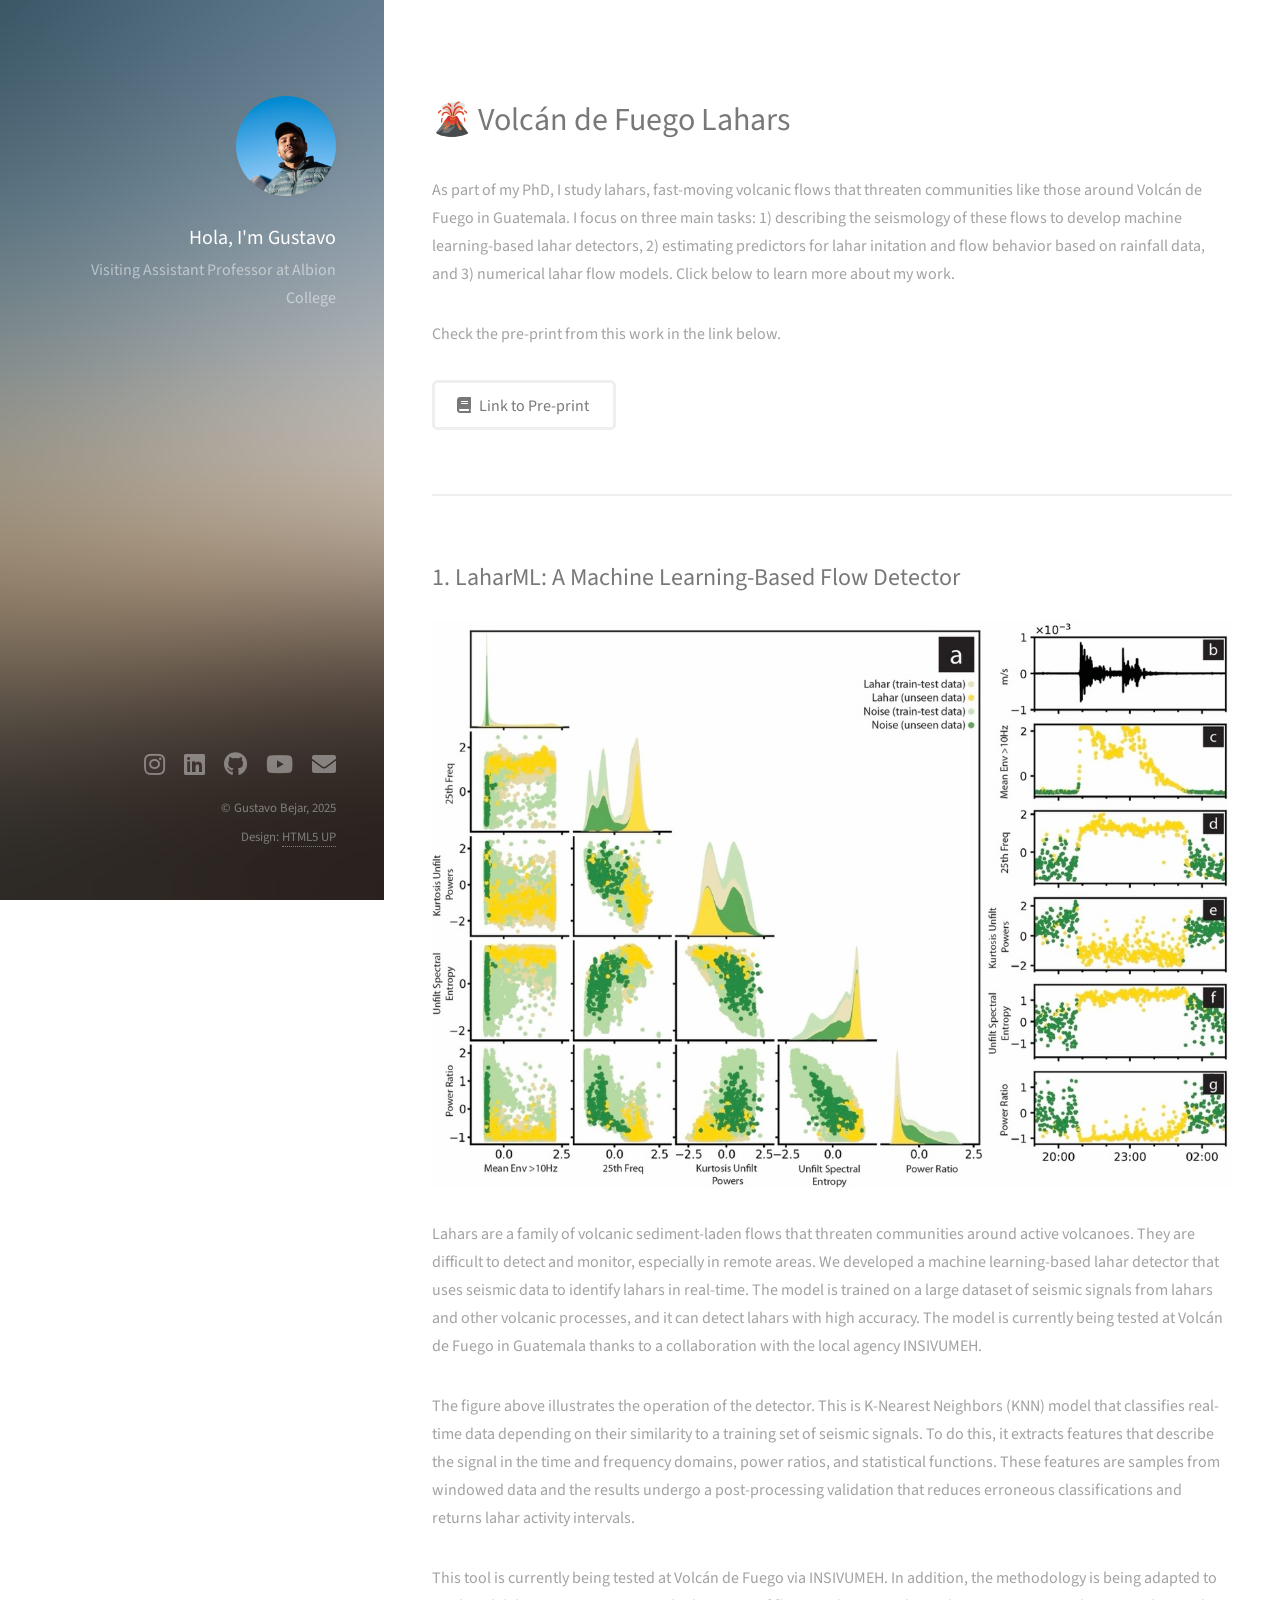
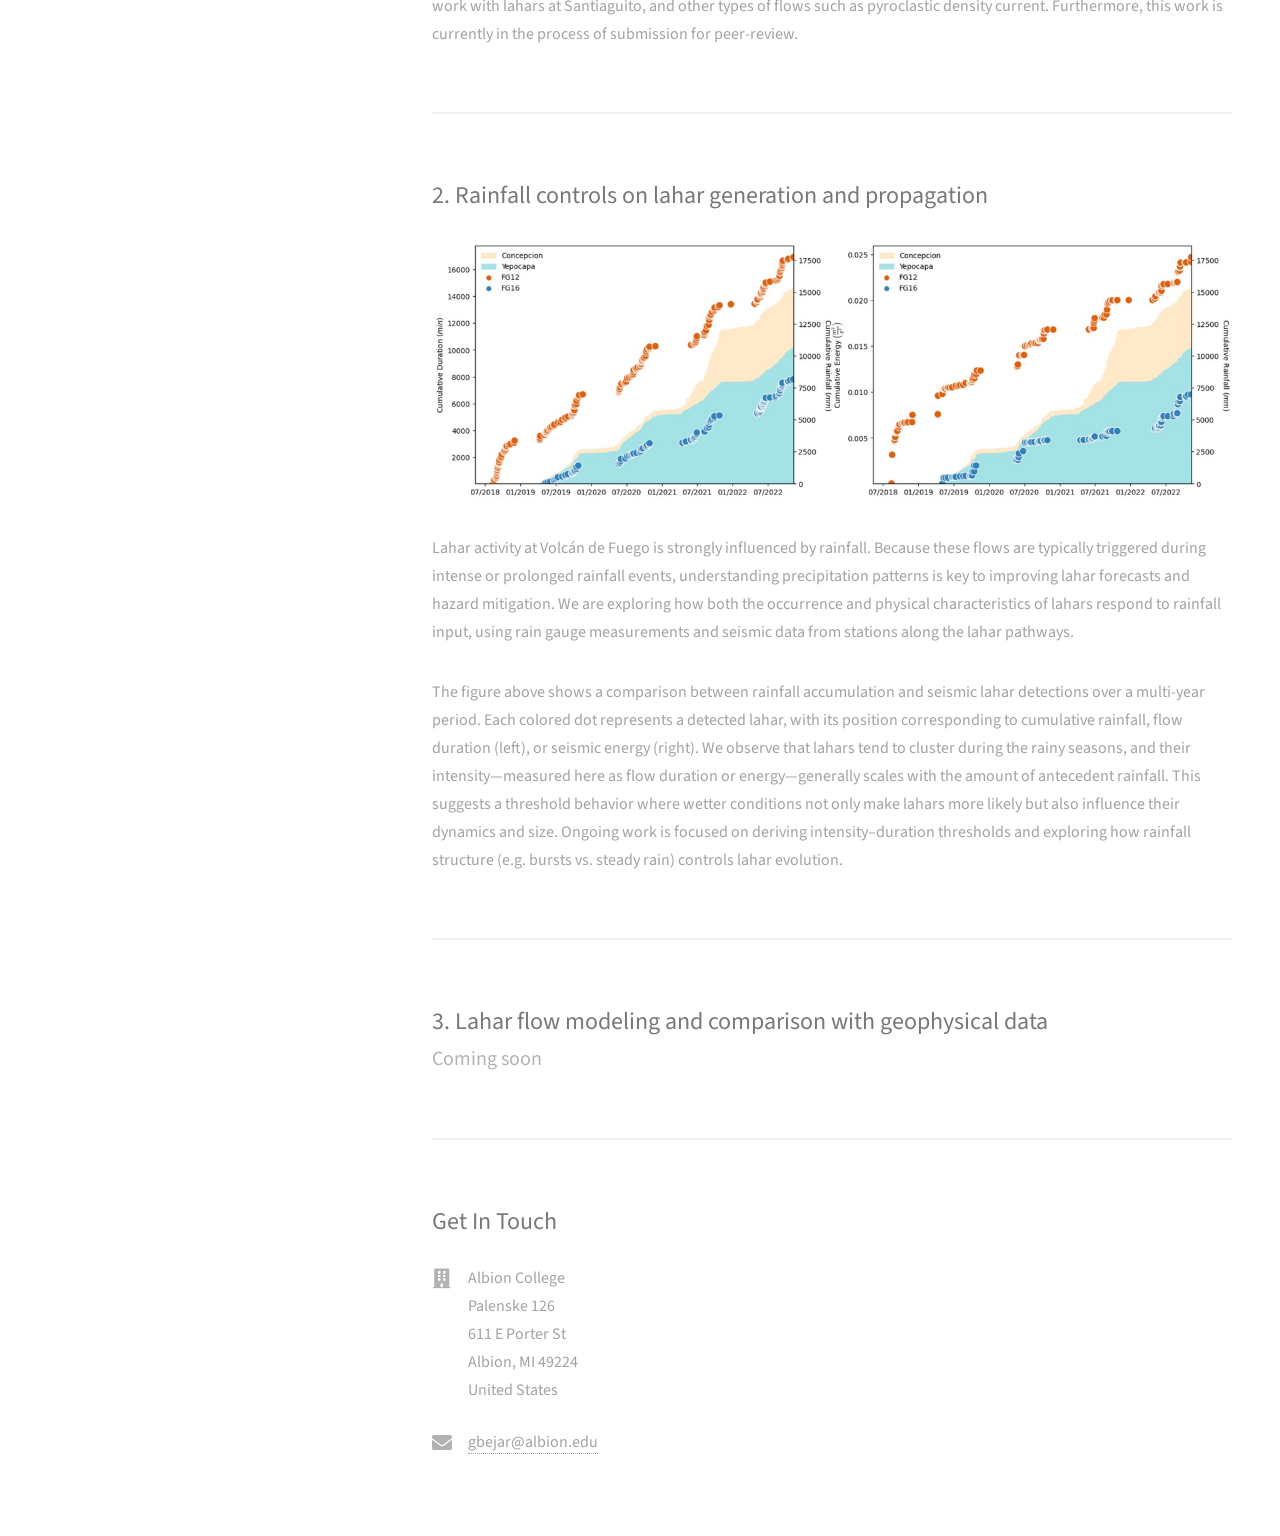
<file: lahars.html>
<!DOCTYPE HTML>
<html>

<head>
	<title>Gustavo Bejar</title>
	<meta charset="utf-8" />
	<meta name="viewport" content="width=device-width, initial-scale=1, user-scalable=no" />
	<link rel="stylesheet" href="assets/css/main.css" />
</head>

<body class="is-preload">

	<!-- Header -->
	<header id="header">
		<div class="inner">
			<a href="index.html" class="image avatar"><img src="images/avatar.jpg" alt="" /></a>
			<h1><strong>Hola, I'm Gustavo</strong></h1>
			Visiting Assistant Professor at Albion College
		</div>
	</header>

	<!-- Main -->
	<div id="main">

		<!-- One -->
		<section id="one">
			<header class="major">
				<h2>🌋 Volcán de Fuego Lahars</h2>
			</header>
			<p>As part of my PhD, I study lahars, fast-moving volcanic flows
				that threaten communities like those around Volcán de Fuego in Guatemala.
				I focus on three main tasks: 1) describing the seismology
				of these flows to develop machine learning-based lahar detectors,
				2) estimating predictors for lahar initation and flow behavior
				based on rainfall data, and 3) numerical lahar flow models.
				Click below to learn more about my work. </p>
			<p> Check the pre-print from this work in the link below.</p>
			<ul class="actions">
				<li><a href="https://doi.org/10.22541/essoar.174835401.10991195/v1"
						class="button icon solid fa-book">Link to
						Pre-print</a></li>
			</ul>
		</section>

		<!-- Two -->
		<section id="two">
			<h2>1. LaharML: A Machine Learning-Based Flow Detector</h2>
			<div class="box alt">
				<div class="row gtr-50 gtr-uniform">
					<div class="col-12"><span class="image fit no-overlay"><img src="images/lahar_1.jpeg"
								alt="" /></span>
					</div>
				</div>
			</div>
			<p>Lahars are a family of volcanic sediment-laden flows that threaten
				communities around active volcanoes. They are difficult to detect and monitor, especially in remote
				areas.
				We developed a machine learning-based lahar detector that uses seismic data to identify lahars in
				real-time.
				The model is trained on a large dataset of seismic signals from lahars and other volcanic processes, and
				it can
				detect lahars with high accuracy. The model is currently being tested at Volcán de Fuego in Guatemala
				thanks
				to a collaboration with the local agency INSIVUMEH.
			</p>
			<p>
				The figure above illustrates the operation of the detector. This is K-Nearest Neighbors (KNN) model that
				classifies real-time data depending on their similarity to a training set of seismic signals.
				To do this, it extracts features that describe the signal in the time and frequency domains, power
				ratios, and
				statistical functions. These features are samples from windowed data and the results undergo a
				post-processing
				validation that reduces erroneous classifications and returns lahar activity intervals.
			</p>
			<p>
				This tool is currently being tested at Volcán de Fuego via INSIVUMEH. In addition, the methodology is
				being adapted to work with lahars at Santiaguito, and other types of flows such as pyroclastic density
				current.
				Furthermore, this work is currently in the process of submission for peer-review.
			</p>

		</section>

		<!-- Three -->
		<section id="three">
			<h2>2. Rainfall controls on lahar generation and propagation</h2>
			<div class="box alt">
				<div class="row gtr-50 gtr-uniform">
					<div class="col-12"><span class="image fit no-overlay"><img src="images/lahar_2.jpeg"
								alt="" /></span>
					</div>
				</div>
			</div>
			<p>Lahar activity at Volcán de Fuego is strongly influenced by rainfall. Because these flows are typically
				triggered during intense or prolonged rainfall events, understanding precipitation patterns is key to
				improving lahar forecasts and hazard mitigation. We are exploring how both the occurrence and physical
				characteristics of lahars respond to rainfall input, using rain gauge measurements and seismic data from
				stations along the lahar pathways.</p>
			<p>
				The figure above shows a comparison between rainfall accumulation and seismic lahar detections over a
				multi-year period. Each colored dot represents a detected lahar, with its position corresponding to
				cumulative rainfall, flow duration (left), or seismic energy (right). We observe that lahars tend to
				cluster during the rainy seasons, and their intensity—measured here as flow duration or energy—generally
				scales with the amount of antecedent rainfall. This suggests a threshold behavior where wetter
				conditions not only make lahars more likely but also influence their dynamics and size. Ongoing work is
				focused on deriving intensity–duration thresholds and exploring how rainfall structure (e.g. bursts vs.
				steady rain) controls lahar evolution.
			</p>

		</section>

		<!-- Four -->
		<section id="four">
			<header>
				<h2>3. Lahar flow modeling and comparison with geophysical data</h2>
				<p>Coming soon</p>
			</header>
		</section>

		<!-- End -->
		<section id="end">
			<h2>Get In Touch</h2>
			<div class="row">
				<div class="col-12 col-12-small">
					<ul class="labeled-icons">
						<li>
							<h3 class="icon solid fa-building"><span class="label">Address</span></h3>
							Albion College<br />
							Palenske 126<br />
							611 E Porter St<br />
							Albion, MI 49224<br />
							United States
						</li>
						<li>
							<h3 class="icon solid fa-envelope"><span class="label">Email</span></h3>
							<a href="mailto:gbejar@albion.edu">gbejar@albion.edu</a>
						</li>
					</ul>
				</div>
			</div>
		</section>

	</div>

	<!-- Footer -->
	<footer id="footer">
		<div class="inner">
			<ul class="icons">
				<li><a href="https://www.instagram.com/gbejarl" class="icon brands fa-instagram"><span
							class="label">Instagram</span></a></li>
				<li><a href="https://www.linkedin.com/in/gbejarl" class="icon brands fa-linkedin"><span
							class="label">Linked-In</span></a></li>
				<li><a href="https://www.github.com/gbejarl" class="icon brands fa-github"><span
							class="label">Github</span></a></li>
				<li><a href="https://www.youtube.com/gbejarl" class="icon brands fa-youtube"><span
							class="label">YouTube</span></a></li>
				<li><a href="mailto:gbejar@albion.edu" class="icon solid fa-envelope"><span
							class="label">Email</span></a></li>
			</ul>
			<ul class="copyright">
				<li>&copy; Gustavo Bejar, 2025</li>
				<li>Design: <a href="http://html5up.net">HTML5 UP</a></li>
			</ul>
		</div>
	</footer>

	<!-- Scripts -->
	<script src="assets/js/jquery.min.js"></script>
	<script src="assets/js/jquery.poptrox.min.js"></script>
	<script src="assets/js/browser.min.js"></script>
	<script src="assets/js/breakpoints.min.js"></script>
	<script src="assets/js/util.js"></script>
	<script src="assets/js/main.js"></script>

</body>

</html>
</file>
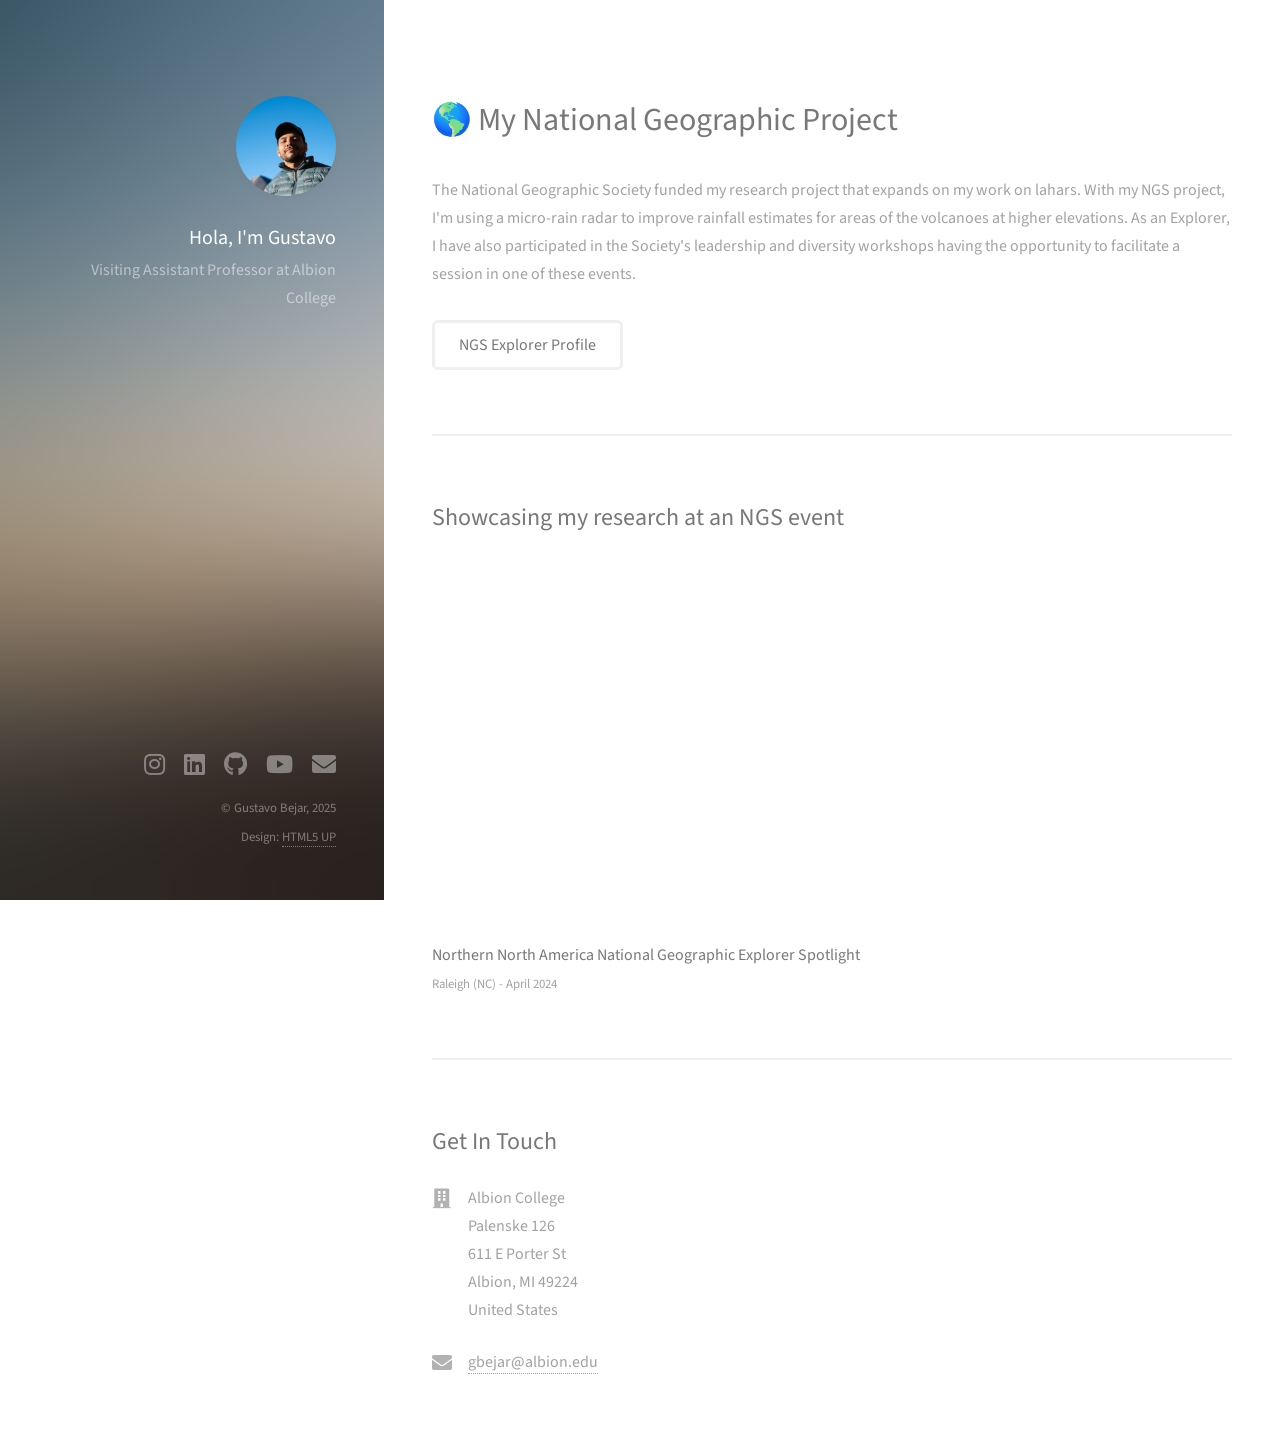
<file: natgeo.html>
<!DOCTYPE HTML>
<html>

<head>
	<title>Gustavo Bejar</title>
	<meta charset="utf-8" />
	<meta name="viewport" content="width=device-width, initial-scale=1, user-scalable=no" />
	<link rel="stylesheet" href="assets/css/main.css" />
</head>

<body class="is-preload">

	<!-- Header -->
	<header id="header">
		<div class="inner">
			<a href="index.html" class="image avatar"><img src="images/avatar.jpg" alt="" /></a>
			<h1><strong>Hola, I'm Gustavo</strong></h1>
			Visiting Assistant Professor at Albion College
		</div>
	</header>

	<!-- Main -->
	<div id="main">

		<!-- One -->
		<section id="one">
			<header class="major">
				<h2>🌎 My National Geographic Project</h2>
			</header>
			<p> The National Geographic Society funded my research project that
				expands on my work on lahars. With my NGS project, I'm using a
				micro-rain radar to improve rainfall estimates for areas of the volcanoes
				at higher elevations. As an Explorer, I have also participated in
				the Society's leadership and diversity workshops having the opportunity
				to facilitate a session in one of these events. </p>
			<ul class="actions">
				<li><a href="https://explorers.nationalgeographic.org/directory/gustavo-bejar-lopez" class="button">NGS
						Explorer Profile</a></li>
			</ul>
		</section>

		<!-- Two -->
		<section id="two">
			<h2>Showcasing my research at an NGS event</h2>
			<article class="col-6 col-12-xsmall work-item">
				<div class="image fit no-overlay video-container">
					<iframe width=" 100%" height="350px"
						src="https://www.youtube.com/embed/fhUheenEpFc?si=gG6Qd5h5adGUaDtw" title="YouTube video player"
						frameborder="0"
						allow="accelerometer; autoplay; clipboard-write; encrypted-media; gyroscope; picture-in-picture; web-share"
						allowfullscreen></iframe>
				</div>
				<h3>Northern North America National Geographic Explorer Spotlight</h3>
				<p>Raleigh (NC) - April 2024</p>
			</article>
		</section>

		<!-- End -->
		<section id="end">
			<h2>Get In Touch</h2>
			<div class="row">
				<div class="col-12 col-12-small">
					<ul class="labeled-icons">
						<li>
							<h3 class="icon solid fa-building"><span class="label">Address</span></h3>
							Albion College<br />
							Palenske 126<br />
							611 E Porter St<br />
							Albion, MI 49224<br />
							United States
						</li>
						<li>
							<h3 class="icon solid fa-envelope"><span class="label">Email</span></h3>
							<a href="mailto:gbejar@albion.edu">gbejar@albion.edu</a>
						</li>
					</ul>
				</div>
			</div>
		</section>

	</div>

	<!-- Footer -->
	<footer id="footer">
		<div class="inner">
			<ul class="icons">
				<li><a href="https://www.instagram.com/gbejarl" class="icon brands fa-instagram"><span
							class="label">Instagram</span></a></li>
				<li><a href="https://www.linkedin.com/in/gbejarl" class="icon brands fa-linkedin"><span
							class="label">Linked-In</span></a></li>
				<li><a href="https://www.github.com/gbejarl" class="icon brands fa-github"><span
							class="label">Github</span></a></li>
				<li><a href="https://www.youtube.com/gbejarl" class="icon brands fa-youtube"><span
							class="label">YouTube</span></a></li>
				<li><a href="mailto:gbejar@albion.edu" class="icon solid fa-envelope"><span
							class="label">Email</span></a></li>
			</ul>
			<ul class="copyright">
				<li>&copy; Gustavo Bejar, 2025</li>
				<li>Design: <a href="http://html5up.net">HTML5 UP</a></li>
			</ul>
		</div>
	</footer>

	<!-- Scripts -->
	<script src="assets/js/jquery.min.js"></script>
	<script src="assets/js/jquery.poptrox.min.js"></script>
	<script src="assets/js/browser.min.js"></script>
	<script src="assets/js/breakpoints.min.js"></script>
	<script src="assets/js/util.js"></script>
	<script src="assets/js/main.js"></script>

</body>

</html>
</file>
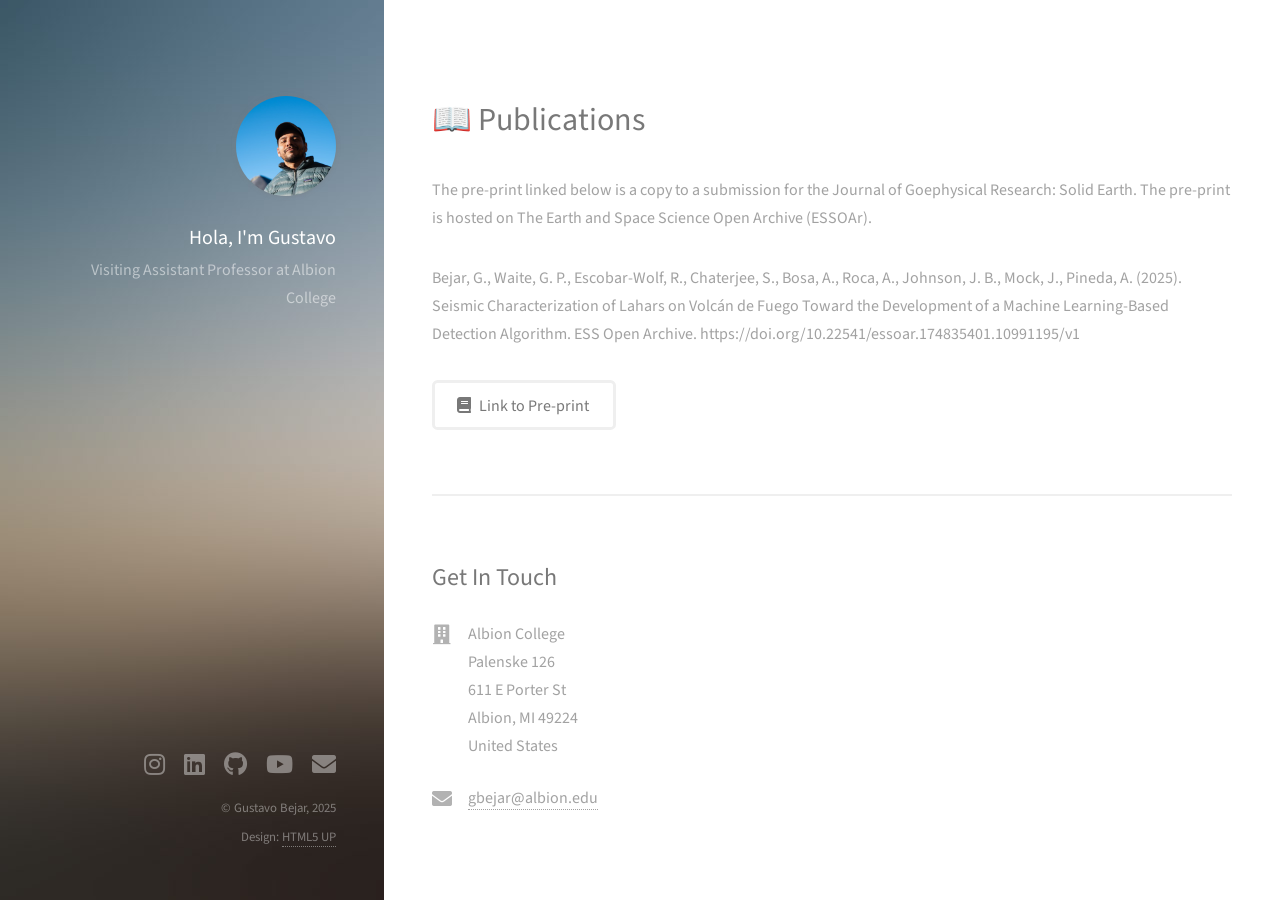
<file: publications.html>
<!DOCTYPE HTML>
<html>

<head>
	<title>Gustavo Bejar</title>
	<meta charset="utf-8" />
	<meta name="viewport" content="width=device-width, initial-scale=1, user-scalable=no" />
	<link rel="stylesheet" href="assets/css/main.css" />
</head>

<body class="is-preload">

	<!-- Header -->
	<header id="header">
		<div class="inner">
			<a href="index.html" class="image avatar"><img src="images/avatar.jpg" alt="" /></a>
			<h1><strong>Hola, I'm Gustavo</strong></h1>
			Visiting Assistant Professor at Albion College
		</div>
	</header>

	<!-- Main -->
	<div id="main">

		<!-- One -->
		<section id="one">
			<header class="major">
				<h2>📖 Publications</h2>
			</header>
			<p>The pre-print linked below is a copy to a submission for the Journal of Goephysical Research: Solid
				Earth. The pre-print is hosted on The Earth and Space Science Open Archive (ESSOAr).</p>
			<p> Bejar, G., Waite, G. P., Escobar-Wolf, R., Chaterjee, S., Bosa, A., Roca, A., Johnson, J. B., Mock, J.,
				Pineda, A. (2025). Seismic Characterization of Lahars on Volcán de Fuego Toward the Development of a
				Machine Learning-Based Detection Algorithm. ESS Open Archive.
				https://doi.org/10.22541/essoar.174835401.10991195/v1</p>
			<ul class="actions">
				<li><a href="https://doi.org/10.22541/essoar.174835401.10991195/v1"
						class="button icon solid fa-book">Link to
						Pre-print</a></li>
			</ul>
			</p>
		</section>

		<!-- End -->
		<section id="end">
			<h2>Get In Touch</h2>
			<div class="row">
				<div class="col-12 col-12-small">
					<ul class="labeled-icons">
						<li>
							<h3 class="icon solid fa-building"><span class="label">Address</span></h3>
							Albion College<br />
							Palenske 126<br />
							611 E Porter St<br />
							Albion, MI 49224<br />
							United States
						</li>
						<li>
							<h3 class="icon solid fa-envelope"><span class="label">Email</span></h3>
							<a href="mailto:gbejar@albion.edu">gbejar@albion.edu</a>
						</li>
					</ul>
				</div>
			</div>
		</section>

	</div>

	<!-- Footer -->
	<footer id="footer">
		<div class="inner">
			<ul class="icons">
				<li><a href="https://www.instagram.com/gbejarl" class="icon brands fa-instagram"><span
							class="label">Instagram</span></a></li>
				<li><a href="https://www.linkedin.com/in/gbejarl" class="icon brands fa-linkedin"><span
							class="label">Linked-In</span></a></li>
				<li><a href="https://www.github.com/gbejarl" class="icon brands fa-github"><span
							class="label">Github</span></a></li>
				<li><a href="https://www.youtube.com/gbejarl" class="icon brands fa-youtube"><span
							class="label">YouTube</span></a></li>
				<li><a href="mailto:gbejar@albion.edu" class="icon solid fa-envelope"><span
							class="label">Email</span></a></li>
			</ul>
			<ul class="copyright">
				<li>&copy; Gustavo Bejar, 2025</li>
				<li>Design: <a href="http://html5up.net">HTML5 UP</a></li>
			</ul>
		</div>
	</footer>

	<!-- Scripts -->
	<script src="assets/js/jquery.min.js"></script>
	<script src="assets/js/jquery.poptrox.min.js"></script>
	<script src="assets/js/browser.min.js"></script>
	<script src="assets/js/breakpoints.min.js"></script>
	<script src="assets/js/util.js"></script>
	<script src="assets/js/main.js"></script>

</body>

</html>
</file>
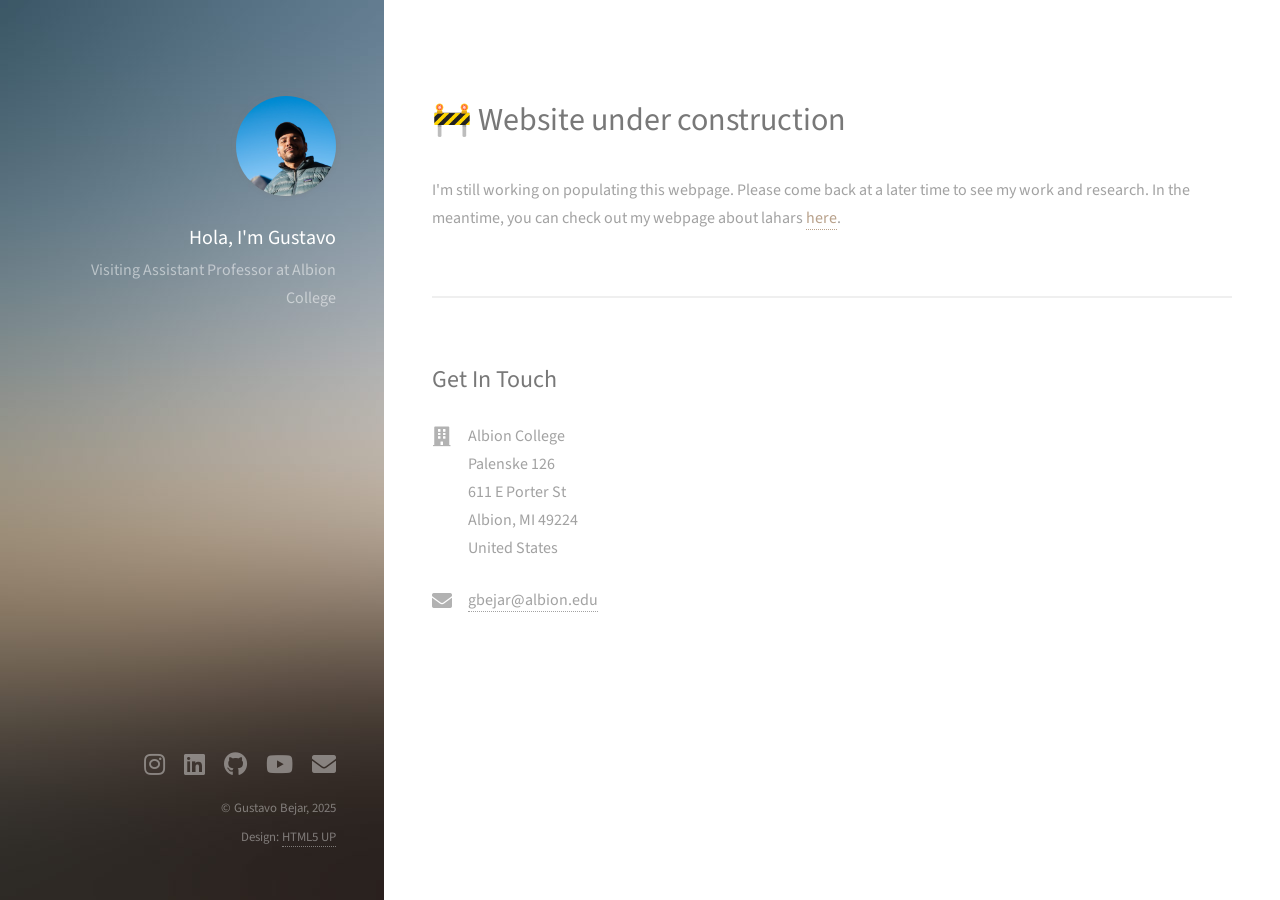
<file: speedbump.html>
<!DOCTYPE HTML>
<html>

<head>
	<title>Gustavo Bejar</title>
	<meta charset="utf-8" />
	<meta name="viewport" content="width=device-width, initial-scale=1, user-scalable=no" />
	<link rel="stylesheet" href="assets/css/main.css" />
</head>

<body class="is-preload">

	<!-- Header -->
	<header id="header">
		<div class="inner">
			<a href="index.html" class="image avatar"><img src="images/avatar.jpg" alt="" /></a>
			<h1><strong>Hola, I'm Gustavo</strong></h1>
			Visiting Assistant Professor at Albion College
		</div>
	</header>

	<!-- Main -->
	<div id="main">

		<!-- One -->
		<section id="one">
			<header class="major">
				<h2>🚧 Website under construction</h2>
			</header>
			<p>I'm still working on populating this webpage. Please come back at
				a later time to see my work and research. In the meantime, you can check out my
				webpage about lahars <a href="lahars.html">here</a>.
			</p>
		</section>

		<!-- End -->
		<section id="end">
			<h2>Get In Touch</h2>
			<div class="row">
				<div class="col-12 col-12-small">
					<ul class="labeled-icons">
						<li>
							<h3 class="icon solid fa-building"><span class="label">Address</span></h3>
							Albion College<br />
							Palenske 126<br />
							611 E Porter St<br />
							Albion, MI 49224<br />
							United States
						</li>
						<li>
							<h3 class="icon solid fa-envelope"><span class="label">Email</span></h3>
							<a href="mailto:gbejar@albion.edu">gbejar@albion.edu</a>
						</li>
					</ul>
				</div>
			</div>
		</section>

	</div>

	<!-- Footer -->
	<footer id="footer">
		<div class="inner">
			<ul class="icons">
				<li><a href="https://www.instagram.com/gbejarl" class="icon brands fa-instagram"><span
							class="label">Instagram</span></a></li>
				<li><a href="https://www.linkedin.com/in/gbejarl" class="icon brands fa-linkedin"><span
							class="label">Linked-In</span></a></li>
				<li><a href="https://www.github.com/gbejarl" class="icon brands fa-github"><span
							class="label">Github</span></a></li>
				<li><a href="https://www.youtube.com/gbejarl" class="icon brands fa-youtube"><span
							class="label">YouTube</span></a></li>
				<li><a href="mailto:gbejar@albion.edu" class="icon solid fa-envelope"><span
							class="label">Email</span></a></li>
			</ul>
			<ul class="copyright">
				<li>&copy; Gustavo Bejar, 2025</li>
				<li>Design: <a href="http://html5up.net">HTML5 UP</a></li>
			</ul>
		</div>
	</footer>

	<!-- Scripts -->
	<script src="assets/js/jquery.min.js"></script>
	<script src="assets/js/jquery.poptrox.min.js"></script>
	<script src="assets/js/browser.min.js"></script>
	<script src="assets/js/breakpoints.min.js"></script>
	<script src="assets/js/util.js"></script>
	<script src="assets/js/main.js"></script>

</body>

</html>
</file>
<file: assets/css/main.css>
@import url("fontawesome-all.min.css");
@import url("https://fonts.googleapis.com/css?family=Source+Sans+Pro:400,400italic");

/*
	Strata by HTML5 UP
	html5up.net | @ajlkn
	Free for personal and commercial use under the CCA 3.0 license (html5up.net/license)
*/

html,
body,
div,
span,
applet,
object,
iframe,
h1,
h2,
h3,
h4,
h5,
h6,
p,
blockquote,
pre,
a,
abbr,
acronym,
address,
big,
cite,
code,
del,
dfn,
em,
img,
ins,
kbd,
q,
s,
samp,
small,
strike,
strong,
sub,
sup,
tt,
var,
b,
u,
i,
center,
dl,
dt,
dd,
ol,
ul,
li,
fieldset,
form,
label,
legend,
table,
caption,
tbody,
tfoot,
thead,
tr,
th,
td,
article,
aside,
canvas,
details,
embed,
figure,
figcaption,
footer,
header,
hgroup,
menu,
nav,
output,
ruby,
section,
summary,
time,
mark,
audio,
video {
	margin: 0;
	padding: 0;
	border: 0;
	font-size: 100%;
	font: inherit;
	vertical-align: baseline;
}

article,
aside,
details,
figcaption,
figure,
footer,
header,
hgroup,
menu,
nav,
section {
	display: block;
}

body {
	line-height: 1;
}

ol,
ul {
	list-style: none;
}

blockquote,
q {
	quotes: none;
}

blockquote:before,
blockquote:after,
q:before,
q:after {
	content: '';
	content: none;
}

table {
	border-collapse: collapse;
	border-spacing: 0;
}

body {
	-webkit-text-size-adjust: none;
}

mark {
	background-color: transparent;
	color: inherit;
}

input::-moz-focus-inner {
	border: 0;
	padding: 0;
}

input,
select,
textarea {
	-moz-appearance: none;
	-webkit-appearance: none;
	-ms-appearance: none;
	appearance: none;
}

/* Basic */

html {
	box-sizing: border-box;
}

*,
*:before,
*:after {
	box-sizing: inherit;
}

body {
	background: #fff;
}

body.is-preload *,
body.is-preload *:before,
body.is-preload *:after {
	-moz-animation: none !important;
	-webkit-animation: none !important;
	-ms-animation: none !important;
	animation: none !important;
	-moz-transition: none !important;
	-webkit-transition: none !important;
	-ms-transition: none !important;
	transition: none !important;
}

body,
input,
select,
textarea {
	color: #a2a2a2;
	font-family: "Source Sans Pro", Helvetica, sans-serif;
	font-size: 16pt;
	font-weight: 400;
	line-height: 1.75em;
}

a {
	-moz-transition: color 0.2s ease-in-out, border-color 0.2s ease-in-out;
	-webkit-transition: color 0.2s ease-in-out, border-color 0.2s ease-in-out;
	-ms-transition: color 0.2s ease-in-out, border-color 0.2s ease-in-out;
	transition: color 0.2s ease-in-out, border-color 0.2s ease-in-out;
	border-bottom: dotted 1px;
	color: #b8a18b;
	text-decoration: none;
}

a:hover {
	border-bottom-color: transparent;
	color: #b8a18b !important;
	text-decoration: none;
}

strong,
b {
	color: #787878;
	font-weight: 400;
}

em,
i {
	font-style: italic;
}

p {
	margin: 0 0 2em 0;
}

h1,
h2,
h3,
h4,
h5,
h6 {
	color: #787878;
	font-weight: 400;
	line-height: 1em;
	margin: 0 0 1em 0;
}

h1 a,
h2 a,
h3 a,
h4 a,
h5 a,
h6 a {
	color: inherit;
	text-decoration: none;
}

h1 {
	font-size: 2em;
	line-height: 1.5em;
}

h2 {
	font-size: 1.5em;
	line-height: 1.5em;
}

h3 {
	font-size: 1.25em;
	line-height: 1.5em;
}

h4 {
	font-size: 1.1em;
	line-height: 1.5em;
}

h5 {
	font-size: 0.9em;
	line-height: 1.5em;
}

h6 {
	font-size: 0.7em;
	line-height: 1.5em;
}

sub {
	font-size: 0.8em;
	position: relative;
	top: 0.5em;
}

sup {
	font-size: 0.8em;
	position: relative;
	top: -0.5em;
}

hr {
	border: 0;
	border-bottom: solid 2px #efefef;
	margin: 2em 0;
}

hr.major {
	margin: 3em 0;
}

blockquote {
	border-left: solid 6px #efefef;
	font-style: italic;
	margin: 0 0 2em 0;
	padding: 0.5em 0 0.5em 1.5em;
}

code {
	background: #f7f7f7;
	border-radius: 0.35em;
	border: solid 2px #efefef;
	font-family: "Courier New", monospace;
	font-size: 0.9em;
	margin: 0 0.25em;
	padding: 0.25em 0.65em;
}

pre {
	-webkit-overflow-scrolling: touch;
	font-family: "Courier New", monospace;
	font-size: 0.9em;
	margin: 0 0 2em 0;
}

pre code {
	display: block;
	line-height: 1.75em;
	padding: 1em 1.5em;
	overflow-x: auto;
}

.align-left {
	text-align: left;
}

.align-center {
	text-align: center;
}

.align-right {
	text-align: right;
}

/* Container */

.container {
	margin: 0 auto;
	max-width: calc(100% - 4em);
	width: 100%;
}

.container.xsmall {
	width: 25%;
}

.container.small {
	width: 50%;
}

.container.medium {
	width: 75%;
}

.container.large {
	width: 125%;
}

.container.xlarge {
	width: 150%;
}

.container.max {
	width: 100%;
}

@media screen and (max-width: 980px) {

	.container {
		width: 100% !important;
		max-width: 100% !important;
	}

}

@media screen and (max-width: 480px) {

	.container {
		max-width: calc(100% - 3em);
	}

}

/* Row */

.row {
	display: flex;
	flex-wrap: wrap;
	box-sizing: border-box;
	align-items: stretch;
}

.row>* {
	box-sizing: border-box;
}

.row.gtr-uniform>*> :last-child {
	margin-bottom: 0;
}

.row.aln-left {
	justify-content: flex-start;
}

.row.aln-center {
	justify-content: center;
}

.row.aln-right {
	justify-content: flex-end;
}

.row.aln-top {
	align-items: flex-start;
}

.row.aln-middle {
	align-items: center;
}

.row.aln-bottom {
	align-items: flex-end;
}

.row>.imp {
	order: -1;
}

.row>.col-1 {
	width: 8.33333%;
}

.row>.off-1 {
	margin-left: 8.33333%;
}

.row>.col-2 {
	width: 16.66667%;
}

.row>.off-2 {
	margin-left: 16.66667%;
}

.row>.col-3 {
	width: 25%;
}

.row>.off-3 {
	margin-left: 25%;
}

.row>.col-4 {
	width: 33.33333%;
}

.row>.off-4 {
	margin-left: 33.33333%;
}

.row>.col-5 {
	width: 41.66667%;
}

.row>.off-5 {
	margin-left: 41.66667%;
}

.row>.col-6 {
	width: 50%;
}

.row>.off-6 {
	margin-left: 50%;
}

.row>.col-7 {
	width: 58.33333%;
}

.row>.off-7 {
	margin-left: 58.33333%;
}

.row>.col-8 {
	width: 66.66667%;
}

.row>.off-8 {
	margin-left: 66.66667%;
}

.row>.col-9 {
	width: 75%;
}

.row>.off-9 {
	margin-left: 75%;
}

.row>.col-10 {
	width: 83.33333%;
}

.row>.off-10 {
	margin-left: 83.33333%;
}

.row>.col-11 {
	width: 91.66667%;
}

.row>.off-11 {
	margin-left: 91.66667%;
}

.row>.col-12 {
	width: 100%;
}

.row>.off-12 {
	margin-left: 100%;
}

.row.gtr-0 {
	margin-top: 0;
	margin-left: 0em;
}

.row.gtr-0>* {
	padding: 0 0 0 0em;
}

.row.gtr-0.gtr-uniform {
	margin-top: 0em;
}

.row.gtr-0.gtr-uniform>* {
	padding-top: 0em;
}

.row.gtr-25 {
	margin-top: 0;
	margin-left: -0.625em;
}

.row.gtr-25>* {
	padding: 0 0 0 0.625em;
}

.row.gtr-25.gtr-uniform {
	margin-top: -0.625em;
}

.row.gtr-25.gtr-uniform>* {
	padding-top: 0.625em;
}

.row.gtr-50 {
	margin-top: 0;
	margin-left: -1.25em;
}

.row.gtr-50>* {
	padding: 0 0 0 1.25em;
}

.row.gtr-50.gtr-uniform {
	margin-top: -1.25em;
}

.row.gtr-50.gtr-uniform>* {
	padding-top: 1.25em;
}

.row {
	margin-top: 0;
	margin-left: -2.5em;
}

.row>* {
	padding: 0 0 0 2.5em;
}

.row.gtr-uniform {
	margin-top: -2.5em;
}

.row.gtr-uniform>* {
	padding-top: 2.5em;
}

.row.gtr-150 {
	margin-top: 0;
	margin-left: -3.75em;
}

.row.gtr-150>* {
	padding: 0 0 0 3.75em;
}

.row.gtr-150.gtr-uniform {
	margin-top: -3.75em;
}

.row.gtr-150.gtr-uniform>* {
	padding-top: 3.75em;
}

.row.gtr-200 {
	margin-top: 0;
	margin-left: -5em;
}

.row.gtr-200>* {
	padding: 0 0 0 5em;
}

.row.gtr-200.gtr-uniform {
	margin-top: -5em;
}

.row.gtr-200.gtr-uniform>* {
	padding-top: 5em;
}

@media screen and (max-width: 1800px) {

	.row {
		display: flex;
		flex-wrap: wrap;
		box-sizing: border-box;
		align-items: stretch;
	}

	.row>* {
		box-sizing: border-box;
	}

	.row.gtr-uniform>*> :last-child {
		margin-bottom: 0;
	}

	.row.aln-left {
		justify-content: flex-start;
	}

	.row.aln-center {
		justify-content: center;
	}

	.row.aln-right {
		justify-content: flex-end;
	}

	.row.aln-top {
		align-items: flex-start;
	}

	.row.aln-middle {
		align-items: center;
	}

	.row.aln-bottom {
		align-items: flex-end;
	}

	.row>.imp-xlarge {
		order: -1;
	}

	.row>.col-1-xlarge {
		width: 8.33333%;
	}

	.row>.off-1-xlarge {
		margin-left: 8.33333%;
	}

	.row>.col-2-xlarge {
		width: 16.66667%;
	}

	.row>.off-2-xlarge {
		margin-left: 16.66667%;
	}

	.row>.col-3-xlarge {
		width: 25%;
	}

	.row>.off-3-xlarge {
		margin-left: 25%;
	}

	.row>.col-4-xlarge {
		width: 33.33333%;
	}

	.row>.off-4-xlarge {
		margin-left: 33.33333%;
	}

	.row>.col-5-xlarge {
		width: 41.66667%;
	}

	.row>.off-5-xlarge {
		margin-left: 41.66667%;
	}

	.row>.col-6-xlarge {
		width: 50%;
	}

	.row>.off-6-xlarge {
		margin-left: 50%;
	}

	.row>.col-7-xlarge {
		width: 58.33333%;
	}

	.row>.off-7-xlarge {
		margin-left: 58.33333%;
	}

	.row>.col-8-xlarge {
		width: 66.66667%;
	}

	.row>.off-8-xlarge {
		margin-left: 66.66667%;
	}

	.row>.col-9-xlarge {
		width: 75%;
	}

	.row>.off-9-xlarge {
		margin-left: 75%;
	}

	.row>.col-10-xlarge {
		width: 83.33333%;
	}

	.row>.off-10-xlarge {
		margin-left: 83.33333%;
	}

	.row>.col-11-xlarge {
		width: 91.66667%;
	}

	.row>.off-11-xlarge {
		margin-left: 91.66667%;
	}

	.row>.col-12-xlarge {
		width: 100%;
	}

	.row>.off-12-xlarge {
		margin-left: 100%;
	}

	.row.gtr-0 {
		margin-top: 0;
		margin-left: 0em;
	}

	.row.gtr-0>* {
		padding: 0 0 0 0em;
	}

	.row.gtr-0.gtr-uniform {
		margin-top: 0em;
	}

	.row.gtr-0.gtr-uniform>* {
		padding-top: 0em;
	}

	.row.gtr-25 {
		margin-top: 0;
		margin-left: -0.625em;
	}

	.row.gtr-25>* {
		padding: 0 0 0 0.625em;
	}

	.row.gtr-25.gtr-uniform {
		margin-top: -0.625em;
	}

	.row.gtr-25.gtr-uniform>* {
		padding-top: 0.625em;
	}

	.row.gtr-50 {
		margin-top: 0;
		margin-left: -1.25em;
	}

	.row.gtr-50>* {
		padding: 0 0 0 1.25em;
	}

	.row.gtr-50.gtr-uniform {
		margin-top: -1.25em;
	}

	.row.gtr-50.gtr-uniform>* {
		padding-top: 1.25em;
	}

	.row {
		margin-top: 0;
		margin-left: -2.5em;
	}

	.row>* {
		padding: 0 0 0 2.5em;
	}

	.row.gtr-uniform {
		margin-top: -2.5em;
	}

	.row.gtr-uniform>* {
		padding-top: 2.5em;
	}

	.row.gtr-150 {
		margin-top: 0;
		margin-left: -3.75em;
	}

	.row.gtr-150>* {
		padding: 0 0 0 3.75em;
	}

	.row.gtr-150.gtr-uniform {
		margin-top: -3.75em;
	}

	.row.gtr-150.gtr-uniform>* {
		padding-top: 3.75em;
	}

	.row.gtr-200 {
		margin-top: 0;
		margin-left: -5em;
	}

	.row.gtr-200>* {
		padding: 0 0 0 5em;
	}

	.row.gtr-200.gtr-uniform {
		margin-top: -5em;
	}

	.row.gtr-200.gtr-uniform>* {
		padding-top: 5em;
	}

}

@media screen and (max-width: 1280px) {

	.row {
		display: flex;
		flex-wrap: wrap;
		box-sizing: border-box;
		align-items: stretch;
	}

	.row>* {
		box-sizing: border-box;
	}

	.row.gtr-uniform>*> :last-child {
		margin-bottom: 0;
	}

	.row.aln-left {
		justify-content: flex-start;
	}

	.row.aln-center {
		justify-content: center;
	}

	.row.aln-right {
		justify-content: flex-end;
	}

	.row.aln-top {
		align-items: flex-start;
	}

	.row.aln-middle {
		align-items: center;
	}

	.row.aln-bottom {
		align-items: flex-end;
	}

	.row>.imp-large {
		order: -1;
	}

	.row>.col-1-large {
		width: 8.33333%;
	}

	.row>.off-1-large {
		margin-left: 8.33333%;
	}

	.row>.col-2-large {
		width: 16.66667%;
	}

	.row>.off-2-large {
		margin-left: 16.66667%;
	}

	.row>.col-3-large {
		width: 25%;
	}

	.row>.off-3-large {
		margin-left: 25%;
	}

	.row>.col-4-large {
		width: 33.33333%;
	}

	.row>.off-4-large {
		margin-left: 33.33333%;
	}

	.row>.col-5-large {
		width: 41.66667%;
	}

	.row>.off-5-large {
		margin-left: 41.66667%;
	}

	.row>.col-6-large {
		width: 50%;
	}

	.row>.off-6-large {
		margin-left: 50%;
	}

	.row>.col-7-large {
		width: 58.33333%;
	}

	.row>.off-7-large {
		margin-left: 58.33333%;
	}

	.row>.col-8-large {
		width: 66.66667%;
	}

	.row>.off-8-large {
		margin-left: 66.66667%;
	}

	.row>.col-9-large {
		width: 75%;
	}

	.row>.off-9-large {
		margin-left: 75%;
	}

	.row>.col-10-large {
		width: 83.33333%;
	}

	.row>.off-10-large {
		margin-left: 83.33333%;
	}

	.row>.col-11-large {
		width: 91.66667%;
	}

	.row>.off-11-large {
		margin-left: 91.66667%;
	}

	.row>.col-12-large {
		width: 100%;
	}

	.row>.off-12-large {
		margin-left: 100%;
	}

	.row.gtr-0 {
		margin-top: 0;
		margin-left: 0em;
	}

	.row.gtr-0>* {
		padding: 0 0 0 0em;
	}

	.row.gtr-0.gtr-uniform {
		margin-top: 0em;
	}

	.row.gtr-0.gtr-uniform>* {
		padding-top: 0em;
	}

	.row.gtr-25 {
		margin-top: 0;
		margin-left: -0.5em;
	}

	.row.gtr-25>* {
		padding: 0 0 0 0.5em;
	}

	.row.gtr-25.gtr-uniform {
		margin-top: -0.5em;
	}

	.row.gtr-25.gtr-uniform>* {
		padding-top: 0.5em;
	}

	.row.gtr-50 {
		margin-top: 0;
		margin-left: -1em;
	}

	.row.gtr-50>* {
		padding: 0 0 0 1em;
	}

	.row.gtr-50.gtr-uniform {
		margin-top: -1em;
	}

	.row.gtr-50.gtr-uniform>* {
		padding-top: 1em;
	}

	.row {
		margin-top: 0;
		margin-left: -2em;
	}

	.row>* {
		padding: 0 0 0 2em;
	}

	.row.gtr-uniform {
		margin-top: -2em;
	}

	.row.gtr-uniform>* {
		padding-top: 2em;
	}

	.row.gtr-150 {
		margin-top: 0;
		margin-left: -3em;
	}

	.row.gtr-150>* {
		padding: 0 0 0 3em;
	}

	.row.gtr-150.gtr-uniform {
		margin-top: -3em;
	}

	.row.gtr-150.gtr-uniform>* {
		padding-top: 3em;
	}

	.row.gtr-200 {
		margin-top: 0;
		margin-left: -4em;
	}

	.row.gtr-200>* {
		padding: 0 0 0 4em;
	}

	.row.gtr-200.gtr-uniform {
		margin-top: -4em;
	}

	.row.gtr-200.gtr-uniform>* {
		padding-top: 4em;
	}

}

@media screen and (max-width: 980px) {

	.row {
		display: flex;
		flex-wrap: wrap;
		box-sizing: border-box;
		align-items: stretch;
	}

	.row>* {
		box-sizing: border-box;
	}

	.row.gtr-uniform>*> :last-child {
		margin-bottom: 0;
	}

	.row.aln-left {
		justify-content: flex-start;
	}

	.row.aln-center {
		justify-content: center;
	}

	.row.aln-right {
		justify-content: flex-end;
	}

	.row.aln-top {
		align-items: flex-start;
	}

	.row.aln-middle {
		align-items: center;
	}

	.row.aln-bottom {
		align-items: flex-end;
	}

	.row>.imp-medium {
		order: -1;
	}

	.row>.col-1-medium {
		width: 8.33333%;
	}

	.row>.off-1-medium {
		margin-left: 8.33333%;
	}

	.row>.col-2-medium {
		width: 16.66667%;
	}

	.row>.off-2-medium {
		margin-left: 16.66667%;
	}

	.row>.col-3-medium {
		width: 25%;
	}

	.row>.off-3-medium {
		margin-left: 25%;
	}

	.row>.col-4-medium {
		width: 33.33333%;
	}

	.row>.off-4-medium {
		margin-left: 33.33333%;
	}

	.row>.col-5-medium {
		width: 41.66667%;
	}

	.row>.off-5-medium {
		margin-left: 41.66667%;
	}

	.row>.col-6-medium {
		width: 50%;
	}

	.row>.off-6-medium {
		margin-left: 50%;
	}

	.row>.col-7-medium {
		width: 58.33333%;
	}

	.row>.off-7-medium {
		margin-left: 58.33333%;
	}

	.row>.col-8-medium {
		width: 66.66667%;
	}

	.row>.off-8-medium {
		margin-left: 66.66667%;
	}

	.row>.col-9-medium {
		width: 75%;
	}

	.row>.off-9-medium {
		margin-left: 75%;
	}

	.row>.col-10-medium {
		width: 83.33333%;
	}

	.row>.off-10-medium {
		margin-left: 83.33333%;
	}

	.row>.col-11-medium {
		width: 91.66667%;
	}

	.row>.off-11-medium {
		margin-left: 91.66667%;
	}

	.row>.col-12-medium {
		width: 100%;
	}

	.row>.off-12-medium {
		margin-left: 100%;
	}

	.row.gtr-0 {
		margin-top: 0;
		margin-left: 0em;
	}

	.row.gtr-0>* {
		padding: 0 0 0 0em;
	}

	.row.gtr-0.gtr-uniform {
		margin-top: 0em;
	}

	.row.gtr-0.gtr-uniform>* {
		padding-top: 0em;
	}

	.row.gtr-25 {
		margin-top: 0;
		margin-left: -0.5em;
	}

	.row.gtr-25>* {
		padding: 0 0 0 0.5em;
	}

	.row.gtr-25.gtr-uniform {
		margin-top: -0.5em;
	}

	.row.gtr-25.gtr-uniform>* {
		padding-top: 0.5em;
	}

	.row.gtr-50 {
		margin-top: 0;
		margin-left: -1em;
	}

	.row.gtr-50>* {
		padding: 0 0 0 1em;
	}

	.row.gtr-50.gtr-uniform {
		margin-top: -1em;
	}

	.row.gtr-50.gtr-uniform>* {
		padding-top: 1em;
	}

	.row {
		margin-top: 0;
		margin-left: -2em;
	}

	.row>* {
		padding: 0 0 0 2em;
	}

	.row.gtr-uniform {
		margin-top: -2em;
	}

	.row.gtr-uniform>* {
		padding-top: 2em;
	}

	.row.gtr-150 {
		margin-top: 0;
		margin-left: -3em;
	}

	.row.gtr-150>* {
		padding: 0 0 0 3em;
	}

	.row.gtr-150.gtr-uniform {
		margin-top: -3em;
	}

	.row.gtr-150.gtr-uniform>* {
		padding-top: 3em;
	}

	.row.gtr-200 {
		margin-top: 0;
		margin-left: -4em;
	}

	.row.gtr-200>* {
		padding: 0 0 0 4em;
	}

	.row.gtr-200.gtr-uniform {
		margin-top: -4em;
	}

	.row.gtr-200.gtr-uniform>* {
		padding-top: 4em;
	}

}

@media screen and (max-width: 736px) {

	.row {
		display: flex;
		flex-wrap: wrap;
		box-sizing: border-box;
		align-items: stretch;
	}

	.row>* {
		box-sizing: border-box;
	}

	.row.gtr-uniform>*> :last-child {
		margin-bottom: 0;
	}

	.row.aln-left {
		justify-content: flex-start;
	}

	.row.aln-center {
		justify-content: center;
	}

	.row.aln-right {
		justify-content: flex-end;
	}

	.row.aln-top {
		align-items: flex-start;
	}

	.row.aln-middle {
		align-items: center;
	}

	.row.aln-bottom {
		align-items: flex-end;
	}

	.row>.imp-small {
		order: -1;
	}

	.row>.col-1-small {
		width: 8.33333%;
	}

	.row>.off-1-small {
		margin-left: 8.33333%;
	}

	.row>.col-2-small {
		width: 16.66667%;
	}

	.row>.off-2-small {
		margin-left: 16.66667%;
	}

	.row>.col-3-small {
		width: 25%;
	}

	.row>.off-3-small {
		margin-left: 25%;
	}

	.row>.col-4-small {
		width: 33.33333%;
	}

	.row>.off-4-small {
		margin-left: 33.33333%;
	}

	.row>.col-5-small {
		width: 41.66667%;
	}

	.row>.off-5-small {
		margin-left: 41.66667%;
	}

	.row>.col-6-small {
		width: 50%;
	}

	.row>.off-6-small {
		margin-left: 50%;
	}

	.row>.col-7-small {
		width: 58.33333%;
	}

	.row>.off-7-small {
		margin-left: 58.33333%;
	}

	.row>.col-8-small {
		width: 66.66667%;
	}

	.row>.off-8-small {
		margin-left: 66.66667%;
	}

	.row>.col-9-small {
		width: 75%;
	}

	.row>.off-9-small {
		margin-left: 75%;
	}

	.row>.col-10-small {
		width: 83.33333%;
	}

	.row>.off-10-small {
		margin-left: 83.33333%;
	}

	.row>.col-11-small {
		width: 91.66667%;
	}

	.row>.off-11-small {
		margin-left: 91.66667%;
	}

	.row>.col-12-small {
		width: 100%;
	}

	.row>.off-12-small {
		margin-left: 100%;
	}

	.row.gtr-0 {
		margin-top: 0;
		margin-left: 0em;
	}

	.row.gtr-0>* {
		padding: 0 0 0 0em;
	}

	.row.gtr-0.gtr-uniform {
		margin-top: 0em;
	}

	.row.gtr-0.gtr-uniform>* {
		padding-top: 0em;
	}

	.row.gtr-25 {
		margin-top: 0;
		margin-left: -0.375em;
	}

	.row.gtr-25>* {
		padding: 0 0 0 0.375em;
	}

	.row.gtr-25.gtr-uniform {
		margin-top: -0.375em;
	}

	.row.gtr-25.gtr-uniform>* {
		padding-top: 0.375em;
	}

	.row.gtr-50 {
		margin-top: 0;
		margin-left: -0.75em;
	}

	.row.gtr-50>* {
		padding: 0 0 0 0.75em;
	}

	.row.gtr-50.gtr-uniform {
		margin-top: -0.75em;
	}

	.row.gtr-50.gtr-uniform>* {
		padding-top: 0.75em;
	}

	.row {
		margin-top: 0;
		margin-left: -1.5em;
	}

	.row>* {
		padding: 0 0 0 1.5em;
	}

	.row.gtr-uniform {
		margin-top: -1.5em;
	}

	.row.gtr-uniform>* {
		padding-top: 1.5em;
	}

	.row.gtr-150 {
		margin-top: 0;
		margin-left: -2.25em;
	}

	.row.gtr-150>* {
		padding: 0 0 0 2.25em;
	}

	.row.gtr-150.gtr-uniform {
		margin-top: -2.25em;
	}

	.row.gtr-150.gtr-uniform>* {
		padding-top: 2.25em;
	}

	.row.gtr-200 {
		margin-top: 0;
		margin-left: -3em;
	}

	.row.gtr-200>* {
		padding: 0 0 0 3em;
	}

	.row.gtr-200.gtr-uniform {
		margin-top: -3em;
	}

	.row.gtr-200.gtr-uniform>* {
		padding-top: 3em;
	}

}

@media screen and (max-width: 480px) {

	.row {
		display: flex;
		flex-wrap: wrap;
		box-sizing: border-box;
		align-items: stretch;
	}

	.row>* {
		box-sizing: border-box;
	}

	.row.gtr-uniform>*> :last-child {
		margin-bottom: 0;
	}

	.row.aln-left {
		justify-content: flex-start;
	}

	.row.aln-center {
		justify-content: center;
	}

	.row.aln-right {
		justify-content: flex-end;
	}

	.row.aln-top {
		align-items: flex-start;
	}

	.row.aln-middle {
		align-items: center;
	}

	.row.aln-bottom {
		align-items: flex-end;
	}

	.row>.imp-xsmall {
		order: -1;
	}

	.row>.col-1-xsmall {
		width: 8.33333%;
	}

	.row>.off-1-xsmall {
		margin-left: 8.33333%;
	}

	.row>.col-2-xsmall {
		width: 16.66667%;
	}

	.row>.off-2-xsmall {
		margin-left: 16.66667%;
	}

	.row>.col-3-xsmall {
		width: 25%;
	}

	.row>.off-3-xsmall {
		margin-left: 25%;
	}

	.row>.col-4-xsmall {
		width: 33.33333%;
	}

	.row>.off-4-xsmall {
		margin-left: 33.33333%;
	}

	.row>.col-5-xsmall {
		width: 41.66667%;
	}

	.row>.off-5-xsmall {
		margin-left: 41.66667%;
	}

	.row>.col-6-xsmall {
		width: 50%;
	}

	.row>.off-6-xsmall {
		margin-left: 50%;
	}

	.row>.col-7-xsmall {
		width: 58.33333%;
	}

	.row>.off-7-xsmall {
		margin-left: 58.33333%;
	}

	.row>.col-8-xsmall {
		width: 66.66667%;
	}

	.row>.off-8-xsmall {
		margin-left: 66.66667%;
	}

	.row>.col-9-xsmall {
		width: 75%;
	}

	.row>.off-9-xsmall {
		margin-left: 75%;
	}

	.row>.col-10-xsmall {
		width: 83.33333%;
	}

	.row>.off-10-xsmall {
		margin-left: 83.33333%;
	}

	.row>.col-11-xsmall {
		width: 91.66667%;
	}

	.row>.off-11-xsmall {
		margin-left: 91.66667%;
	}

	.row>.col-12-xsmall {
		width: 100%;
	}

	.row>.off-12-xsmall {
		margin-left: 100%;
	}

	.row.gtr-0 {
		margin-top: 0;
		margin-left: 0em;
	}

	.row.gtr-0>* {
		padding: 0 0 0 0em;
	}

	.row.gtr-0.gtr-uniform {
		margin-top: 0em;
	}

	.row.gtr-0.gtr-uniform>* {
		padding-top: 0em;
	}

	.row.gtr-25 {
		margin-top: 0;
		margin-left: -0.375em;
	}

	.row.gtr-25>* {
		padding: 0 0 0 0.375em;
	}

	.row.gtr-25.gtr-uniform {
		margin-top: -0.375em;
	}

	.row.gtr-25.gtr-uniform>* {
		padding-top: 0.375em;
	}

	.row.gtr-50 {
		margin-top: 0;
		margin-left: -0.75em;
	}

	.row.gtr-50>* {
		padding: 0 0 0 0.75em;
	}

	.row.gtr-50.gtr-uniform {
		margin-top: -0.75em;
	}

	.row.gtr-50.gtr-uniform>* {
		padding-top: 0.75em;
	}

	.row {
		margin-top: 0;
		margin-left: -1.5em;
	}

	.row>* {
		padding: 0 0 0 1.5em;
	}

	.row.gtr-uniform {
		margin-top: -1.5em;
	}

	.row.gtr-uniform>* {
		padding-top: 1.5em;
	}

	.row.gtr-150 {
		margin-top: 0;
		margin-left: -2.25em;
	}

	.row.gtr-150>* {
		padding: 0 0 0 2.25em;
	}

	.row.gtr-150.gtr-uniform {
		margin-top: -2.25em;
	}

	.row.gtr-150.gtr-uniform>* {
		padding-top: 2.25em;
	}

	.row.gtr-200 {
		margin-top: 0;
		margin-left: -3em;
	}

	.row.gtr-200>* {
		padding: 0 0 0 3em;
	}

	.row.gtr-200.gtr-uniform {
		margin-top: -3em;
	}

	.row.gtr-200.gtr-uniform>* {
		padding-top: 3em;
	}

}

/* Section/Article */

section.special,
article.special {
	text-align: center;
}

header p {
	color: #b2b2b2;
	position: relative;
	margin: 0 0 1.5em 0;
}

header h2+p {
	font-size: 1.25em;
	margin-top: -1em;
	line-height: 1.5em;
}

header h3+p {
	font-size: 1.1em;
	margin-top: -0.8em;
	line-height: 1.5em;
}

header h4+p,
header h5+p,
header h6+p {
	font-size: 0.9em;
	margin-top: -0.6em;
	line-height: 1.5em;
}

header.major h2 {
	font-size: 2em;
}

/* Form */

form {
	margin: 0 0 2em 0;
}

label {
	color: #787878;
	display: block;
	font-size: 0.9em;
	font-weight: 400;
	margin: 0 0 1em 0;
}

input[type="text"],
input[type="password"],
input[type="email"],
select,
textarea {
	-moz-appearance: none;
	-webkit-appearance: none;
	-ms-appearance: none;
	appearance: none;
	background: #f7f7f7;
	border-radius: 0.35em;
	border: solid 2px transparent;
	color: inherit;
	display: block;
	outline: 0;
	padding: 0 0.75em;
	text-decoration: none;
	width: 100%;
}

input[type="text"]:invalid,
input[type="password"]:invalid,
input[type="email"]:invalid,
select:invalid,
textarea:invalid {
	box-shadow: none;
}

input[type="text"]:focus,
input[type="password"]:focus,
input[type="email"]:focus,
select:focus,
textarea:focus {
	border-color: #b8a18b;
}

select {
	background-image: url("data:image/svg+xml;charset=utf8,%3Csvg xmlns='http://www.w3.org/2000/svg' width='40' height='40' preserveAspectRatio='none' viewBox='0 0 40 40'%3E%3Cpath d='M9.4,12.3l10.4,10.4l10.4-10.4c0.2-0.2,0.5-0.4,0.9-0.4c0.3,0,0.6,0.1,0.9,0.4l3.3,3.3c0.2,0.2,0.4,0.5,0.4,0.9 c0,0.4-0.1,0.6-0.4,0.9L20.7,31.9c-0.2,0.2-0.5,0.4-0.9,0.4c-0.3,0-0.6-0.1-0.9-0.4L4.3,17.3c-0.2-0.2-0.4-0.5-0.4-0.9 c0-0.4,0.1-0.6,0.4-0.9l3.3-3.3c0.2-0.2,0.5-0.4,0.9-0.4S9.1,12.1,9.4,12.3z' fill='%23dfdfdf' /%3E%3C/svg%3E");
	background-size: 1.25rem;
	background-repeat: no-repeat;
	background-position: calc(100% - 1rem) center;
	height: 2.75em;
	padding-right: 2.75em;
	text-overflow: ellipsis;
}

select option {
	color: #787878;
	background: #fff;
}

select:focus::-ms-value {
	background-color: transparent;
}

select::-ms-expand {
	display: none;
}

input[type="text"],
input[type="password"],
input[type="email"],
select {
	height: 2.75em;
}

textarea {
	padding: 0.75em;
}

input[type="checkbox"],
input[type="radio"] {
	-moz-appearance: none;
	-webkit-appearance: none;
	-ms-appearance: none;
	appearance: none;
	display: block;
	float: left;
	margin-right: -2em;
	opacity: 0;
	width: 1em;
	z-index: -1;
}

input[type="checkbox"]+label,
input[type="radio"]+label {
	text-decoration: none;
	color: #a2a2a2;
	cursor: pointer;
	display: inline-block;
	font-size: 1em;
	font-weight: 400;
	padding-left: 2.4em;
	padding-right: 0.75em;
	position: relative;
}

input[type="checkbox"]+label:before,
input[type="radio"]+label:before {
	-moz-osx-font-smoothing: grayscale;
	-webkit-font-smoothing: antialiased;
	display: inline-block;
	font-style: normal;
	font-variant: normal;
	text-rendering: auto;
	line-height: 1;
	text-transform: none !important;
	font-family: 'Font Awesome 5 Free';
	font-weight: 900;
}

input[type="checkbox"]+label:before,
input[type="radio"]+label:before {
	background: #f7f7f7;
	border-radius: 0.35em;
	border: solid 2px transparent;
	content: '';
	display: inline-block;
	font-size: 0.8em;
	height: 2.0625em;
	left: 0;
	line-height: 1.85625em;
	position: absolute;
	text-align: center;
	top: 0;
	width: 2.0625em;
}

input[type="checkbox"]:checked+label:before,
input[type="radio"]:checked+label:before {
	background: #787878;
	border-color: #787878;
	color: #fff;
	content: '\f00c';
}

input[type="checkbox"]:focus+label:before,
input[type="radio"]:focus+label:before {
	border-color: #b8a18b;
}

input[type="checkbox"]+label:before {
	border-radius: 0.35em;
}

input[type="radio"]+label:before {
	border-radius: 100%;
}

::-webkit-input-placeholder {
	color: #b2b2b2 !important;
	opacity: 1.0;
}

:-moz-placeholder {
	color: #b2b2b2 !important;
	opacity: 1.0;
}

::-moz-placeholder {
	color: #b2b2b2 !important;
	opacity: 1.0;
}

:-ms-input-placeholder {
	color: #b2b2b2 !important;
	opacity: 1.0;
}

/* Box */

.box {
	border-radius: 0.35em;
	border: solid 2px #efefef;
	margin-bottom: 2em;
	padding: 1.5em;
}

.box> :last-child,
.box> :last-child> :last-child,
.box> :last-child> :last-child> :last-child {
	margin-bottom: 0;
}

.box.alt {
	border: 0;
	border-radius: 0;
	padding: 0;
}

/* Icon */

.icon {
	text-decoration: none;
	border-bottom: none;
	position: relative;
}

.icon:before {
	-moz-osx-font-smoothing: grayscale;
	-webkit-font-smoothing: antialiased;
	display: inline-block;
	font-style: normal;
	font-variant: normal;
	text-rendering: auto;
	line-height: 1;
	text-transform: none !important;
	font-family: 'Font Awesome 5 Free';
	font-weight: 400;
}

.icon>.label {
	display: none;
}

.icon:before {
	line-height: inherit;
}

.icon.solid:before {
	font-weight: 900;
}

.icon.brands:before {
	font-family: 'Font Awesome 5 Brands';
}

/* Image */

.image {
	border-radius: 0.35em;
	border: 0;
	display: inline-block;
	position: relative;
}

.image:before {
	-moz-transition: opacity 0.2s ease-in-out;
	-webkit-transition: opacity 0.2s ease-in-out;
	-ms-transition: opacity 0.2s ease-in-out;
	transition: opacity 0.2s ease-in-out;
	background: url("images/overlay.png");
	border-radius: 0.35em;
	content: '';
	display: block;
	height: 100%;
	left: 0;
	opacity: 0.5;
	position: absolute;
	top: 0;
	width: 100%;
}

.image.no-overlay:before {
	-moz-transition: opacity 0.2s ease-in-out;
	-webkit-transition: opacity 0.2s ease-in-out;
	-ms-transition: opacity 0.2s ease-in-out;
	transition: opacity 0.2s ease-in-out;
	border-radius: 0.35em;
	content: '';
	display: block;
	height: 100%;
	left: 0;
	opacity: 0;
	position: absolute;
	top: 0;
	width: 100%;
}

.video-container:before {
	display: none;
	/* Disable the overlay for this specific container */
}

.video-container iframe {
	position: relative;
	z-index: 1;
	/* Ensure the iframe is above any other elements */
}

.image.thumb {
	text-align: center;
}

.image.thumb:after {
	-moz-transition: opacity 0.2s ease-in-out;
	-webkit-transition: opacity 0.2s ease-in-out;
	-ms-transition: opacity 0.2s ease-in-out;
	transition: opacity 0.2s ease-in-out;
	border-radius: 0.35em;
	border: solid 3px rgba(255, 255, 255, 0.5);
	color: #fff;
	content: 'View';
	display: inline-block;
	font-size: 0.8em;
	font-weight: 400;
	left: 50%;
	line-height: 2.25em;
	margin: -1.25em 0 0 -3em;
	opacity: 0;
	padding: 0 1.5em;
	position: absolute;
	text-align: center;
	text-decoration: none;
	top: 50%;
	white-space: nowrap;
}

.image.thumb:hover:after {
	opacity: 1.0;
}

.image.thumb:hover:before {
	background: url("images/overlay.png"), url("images/overlay.png");
	opacity: 1.0;
}

.image img {
	border-radius: 0.35em;
	display: block;
}

.image.left {
	float: left;
	margin: 0 1.5em 1em 0;
	top: 0.25em;
}

.image.right {
	float: right;
	margin: 0 0 1em 1.5em;
	top: 0.25em;
}

.image.left,
.image.right {
	max-width: 40%;
}

.image.left img,
.image.right img {
	width: 100%;
}

.image.fit {
	display: block;
	margin: 0 0 2em 0;
	width: 100%;
}

.image.fit img {
	width: 100%;
}

.image.avatar {
	border-radius: 100%;
}

.image.avatar:before {
	display: none;
}

.image.avatar img {
	border-radius: 100%;
	width: 100%;
}

/* List */

ol {
	list-style: decimal;
	margin: 0 0 2em 0;
	padding-left: 1.25em;
}

ol li {
	padding-left: 0.25em;
}

ul {
	list-style: disc;
	margin: 0 0 2em 0;
	padding-left: 1em;
}

ul li {
	padding-left: 0.5em;
}

ul.alt {
	list-style: none;
	padding-left: 0;
}

ul.alt li {
	border-top: solid 2px #efefef;
	padding: 0.5em 0;
}

ul.alt li:first-child {
	border-top: 0;
	padding-top: 0;
}

dl {
	margin: 0 0 2em 0;
}

/* Icons */

ul.icons {
	cursor: default;
	list-style: none;
	padding-left: 0;
}

ul.icons li {
	display: inline-block;
	padding: 0 1em 0 0;
}

ul.icons li:last-child {
	padding-right: 0;
}

ul.icons li .icon:before {
	font-size: 1.5em;
}

/* Labeled Icons */

ul.labeled-icons {
	list-style: none;
	padding: 0;
}

ul.labeled-icons li {
	line-height: 1.75em;
	margin: 1.5em 0 0 0;
	padding-left: 2.25em;
	position: relative;
}

ul.labeled-icons li:first-child {
	margin-top: 0;
}

ul.labeled-icons li a {
	color: inherit;
}

ul.labeled-icons li h3 {
	color: #b2b2b2;
	left: 0;
	position: absolute;
	text-align: center;
	top: 0;
	width: 1em;
}

/* Actions */

ul.actions {
	display: -moz-flex;
	display: -webkit-flex;
	display: -ms-flex;
	display: flex;
	cursor: default;
	list-style: none;
	margin-left: -1em;
	padding-left: 0;
}

ul.actions li {
	padding: 0 0 0 1em;
	vertical-align: middle;
}

ul.actions.special {
	-moz-justify-content: center;
	-webkit-justify-content: center;
	-ms-justify-content: center;
	justify-content: center;
	width: 100%;
	margin-left: 0;
}

ul.actions.special li:first-child {
	padding-left: 0;
}

ul.actions.stacked {
	-moz-flex-direction: column;
	-webkit-flex-direction: column;
	-ms-flex-direction: column;
	flex-direction: column;
	margin-left: 0;
}

ul.actions.stacked li {
	padding: 1.3em 0 0 0;
}

ul.actions.stacked li:first-child {
	padding-top: 0;
}

ul.actions.fit {
	width: calc(100% + 1em);
}

ul.actions.fit li {
	-moz-flex-grow: 1;
	-webkit-flex-grow: 1;
	-ms-flex-grow: 1;
	flex-grow: 1;
	-moz-flex-shrink: 1;
	-webkit-flex-shrink: 1;
	-ms-flex-shrink: 1;
	flex-shrink: 1;
	width: 100%;
}

ul.actions.fit li>* {
	width: 100%;
}

ul.actions.fit.stacked {
	width: 100%;
}

@media screen and (max-width: 480px) {

	ul.actions:not(.fixed) {
		-moz-flex-direction: column;
		-webkit-flex-direction: column;
		-ms-flex-direction: column;
		flex-direction: column;
		margin-left: 0;
		width: 100% !important;
	}

	ul.actions:not(.fixed) li {
		-moz-flex-grow: 1;
		-webkit-flex-grow: 1;
		-ms-flex-grow: 1;
		flex-grow: 1;
		-moz-flex-shrink: 1;
		-webkit-flex-shrink: 1;
		-ms-flex-shrink: 1;
		flex-shrink: 1;
		padding: 1em 0 0 0;
		text-align: center;
		width: 100%;
	}

	ul.actions:not(.fixed) li>* {
		width: 100%;
	}

	ul.actions:not(.fixed) li:first-child {
		padding-top: 0;
	}

	ul.actions:not(.fixed) li input[type="submit"],
	ul.actions:not(.fixed) li input[type="reset"],
	ul.actions:not(.fixed) li input[type="button"],
	ul.actions:not(.fixed) li button,
	ul.actions:not(.fixed) li .button {
		width: 100%;
	}

	ul.actions:not(.fixed) li input[type="submit"].icon:before,
	ul.actions:not(.fixed) li input[type="reset"].icon:before,
	ul.actions:not(.fixed) li input[type="button"].icon:before,
	ul.actions:not(.fixed) li button.icon:before,
	ul.actions:not(.fixed) li .button.icon:before {
		margin-left: -0.5em;
	}

}

/* Table */

.table-wrapper {
	-webkit-overflow-scrolling: touch;
	overflow-x: auto;
}

table {
	margin: 0 0 2em 0;
	width: 100%;
}

table tbody tr {
	border: solid 1px #efefef;
	border-left: 0;
	border-right: 0;
}

table tbody tr:nth-child(2n + 1) {
	background-color: #f7f7f7;
}

table td {
	padding: 0.75em 0.75em;
}

table th {
	color: #787878;
	font-size: 0.9em;
	font-weight: 400;
	padding: 0 0.75em 0.75em 0.75em;
	text-align: left;
}

table thead {
	border-bottom: solid 2px #efefef;
}

table tfoot {
	border-top: solid 2px #efefef;
}

table.alt {
	border-collapse: separate;
}

table.alt tbody tr td {
	border: solid 2px #efefef;
	border-left-width: 0;
	border-top-width: 0;
}

table.alt tbody tr td:first-child {
	border-left-width: 2px;
}

table.alt tbody tr:first-child td {
	border-top-width: 2px;
}

table.alt thead {
	border-bottom: 0;
}

table.alt tfoot {
	border-top: 0;
}

/* Button */

input[type="submit"],
input[type="reset"],
input[type="button"],
.button {
	-moz-appearance: none;
	-webkit-appearance: none;
	-ms-appearance: none;
	appearance: none;
	-moz-transition: background-color 0.2s ease-in-out, color 0.2s ease-in-out, border-color 0.2s ease-in-out;
	-webkit-transition: background-color 0.2s ease-in-out, color 0.2s ease-in-out, border-color 0.2s ease-in-out;
	-ms-transition: background-color 0.2s ease-in-out, color 0.2s ease-in-out, border-color 0.2s ease-in-out;
	transition: background-color 0.2s ease-in-out, color 0.2s ease-in-out, border-color 0.2s ease-in-out;
	background-color: transparent;
	border-radius: 0.35em;
	border: solid 3px #efefef;
	color: #787878 !important;
	cursor: pointer;
	display: inline-block;
	font-weight: 400;
	height: 3.15em;
	height: calc(2.75em + 6px);
	line-height: 2.75em;
	min-width: 10em;
	padding: 0 1.5em;
	text-align: center;
	text-decoration: none;
	white-space: nowrap;
}

input[type="submit"]:hover,
input[type="reset"]:hover,
input[type="button"]:hover,
.button:hover {
	border-color: #b8a18b;
	color: #b8a18b !important;
}

input[type="submit"]:active,
input[type="reset"]:active,
input[type="button"]:active,
.button:active {
	background-color: rgba(73, 191, 157, 0.1);
	border-color: #b8a18b;
	color: #b8a18b !important;
}

input[type="submit"].icon,
input[type="reset"].icon,
input[type="button"].icon,
.button.icon {
	padding-left: 1.35em;
}

input[type="submit"].icon:before,
input[type="reset"].icon:before,
input[type="button"].icon:before,
.button.icon:before {
	margin-right: 0.5em;
}

input[type="submit"].fit,
input[type="reset"].fit,
input[type="button"].fit,
.button.fit {
	min-width: 0;
	width: 100%;
}

input[type="submit"].small,
input[type="reset"].small,
input[type="button"].small,
.button.small {
	font-size: 0.8em;
}

input[type="submit"].large,
input[type="reset"].large,
input[type="button"].large,
.button.large {
	font-size: 1.35em;
}

input[type="submit"].primary,
input[type="reset"].primary,
input[type="button"].primary,
.button.primary {
	background-color: #b8a18b;
	border-color: #b8a18b;
	color: #ffffff !important;
}

input[type="submit"].primary:hover,
input[type="reset"].primary:hover,
input[type="button"].primary:hover,
.button.primary:hover {
	background-color: #b8a18b;
	border-color: #b8a18b;
}

input[type="submit"].primary:active,
input[type="reset"].primary:active,
input[type="button"].primary:active,
.button.primary:active {
	background-color: #b8a18b;
	border-color: #b8a18b;
}

input[type="submit"].disabled,
input[type="submit"]:disabled,
input[type="reset"].disabled,
input[type="reset"]:disabled,
input[type="button"].disabled,
input[type="button"]:disabled,
.button.disabled,
.button:disabled {
	background-color: #e7e7e7 !important;
	border-color: #e7e7e7 !important;
	color: #b2b2b2 !important;
	cursor: default;
}

/* Work Item */

.work-item {
	margin: 0 0 2em 0;
}

.work-item .image {
	margin: 0 0 1.5em 0;
}

.work-item h3 {
	font-size: 1em;
	margin: 0 0 0.5em 0;
}

.work-item p {
	font-size: 0.8em;
	line-height: 1.5em;
	margin: 0;
}

/* Header */

#header {
	display: -moz-flex;
	display: -webkit-flex;
	display: -ms-flex;
	display: flex;
	-moz-flex-direction: column;
	-webkit-flex-direction: column;
	-ms-flex-direction: column;
	flex-direction: column;
	-moz-align-items: -moz-flex-end;
	-webkit-align-items: -webkit-flex-end;
	-ms-align-items: -ms-flex-end;
	align-items: flex-end;
	-moz-justify-content: space-between;
	-webkit-justify-content: space-between;
	-ms-justify-content: space-between;
	justify-content: space-between;
	background-color: #1f1815;
	background-attachment: scroll, scroll;
	background-image: url("../../images/bg.jpg");
	background-position: top left, top left;
	background-repeat: repeat, no-repeat;
	background-size: auto, 150%;
	color: rgba(255, 255, 255, 0.5);
	height: 100%;
	left: 0;
	padding: 8em 4em;
	position: fixed;
	text-align: right;
	top: 0;
	width: 35%;
}

#header>* {
	-moz-flex-shrink: 0;
	-webkit-flex-shrink: 0;
	-ms-flex-shrink: 0;
	flex-shrink: 0;
	width: 100%;
}

#header>.inner {
	-moz-flex-grow: 1;
	-webkit-flex-grow: 1;
	-ms-flex-grow: 1;
	flex-grow: 1;
	margin: 0 0 2em 0;
}

#header strong,
#header b {
	color: #ffffff;
}

#header h2,
#header h3,
#header h4,
#header h5,
#header h6 {
	color: #ffffff;
}

#header h1 {
	color: rgba(255, 255, 255, 0.5);
	font-size: 1.35em;
	line-height: 1.75em;
	margin: 0;
}


#header .image.avatar {
	margin: 0 0 1em 0;
	width: 6.25em;
	box-shadow: 0 0 0.25em 0 rgba(124, 124, 124, 0.503);
}

/* Footer */

#footer .icons {
	margin: 1em 0 0 0;
}

#footer .icons a {
	color: rgba(255, 255, 255, 0.4);
}

#footer .copyright {
	color: rgba(255, 255, 255, 0.4);
	font-size: 0.8em;
	list-style: none;
	margin: 1em 0 0 0;
	padding: 0;
}

#footer .copyright li {
	border-left: solid 1px rgba(255, 255, 255, 0.25);
	display: inline-block;
	line-height: 1em;
	margin-left: 0.75em;
	padding-left: 0.75em;
}

#footer .copyright li:first-child {
	border-left: 0;
	margin-left: 0;
	padding-left: 0;
}

#footer .copyright li a {
	color: inherit;
}

/* Main */

#main {
	margin-left: 35%;
	max-width: 54em;
	padding: 8em 4em 4em 4em;
	width: calc(100% - 35%);
}

#main>section {
	border-top: solid 2px #efefef;
	margin: 4em 0 0 0;
	padding: 4em 0 0 0;
}

#main>section:first-child {
	border-top: 0;
	margin-top: 0;
	padding-top: 0;
}

/* Poptrox */

@-moz-keyframes spin {
	0% {
		-moz-transform: rotate(0deg);
		-webkit-transform: rotate(0deg);
		-ms-transform: rotate(0deg);
		transform: rotate(0deg);
	}

	100% {
		-moz-transform: rotate(360deg);
		-webkit-transform: rotate(360deg);
		-ms-transform: rotate(360deg);
		transform: rotate(360deg);
	}
}

@-webkit-keyframes spin {
	0% {
		-moz-transform: rotate(0deg);
		-webkit-transform: rotate(0deg);
		-ms-transform: rotate(0deg);
		transform: rotate(0deg);
	}

	100% {
		-moz-transform: rotate(360deg);
		-webkit-transform: rotate(360deg);
		-ms-transform: rotate(360deg);
		transform: rotate(360deg);
	}
}

@-ms-keyframes spin {
	0% {
		-moz-transform: rotate(0deg);
		-webkit-transform: rotate(0deg);
		-ms-transform: rotate(0deg);
		transform: rotate(0deg);
	}

	100% {
		-moz-transform: rotate(360deg);
		-webkit-transform: rotate(360deg);
		-ms-transform: rotate(360deg);
		transform: rotate(360deg);
	}
}

@keyframes spin {
	0% {
		-moz-transform: rotate(0deg);
		-webkit-transform: rotate(0deg);
		-ms-transform: rotate(0deg);
		transform: rotate(0deg);
	}

	100% {
		-moz-transform: rotate(360deg);
		-webkit-transform: rotate(360deg);
		-ms-transform: rotate(360deg);
		transform: rotate(360deg);
	}
}

.poptrox-popup {
	-moz-box-sizing: content-box;
	-webkit-box-sizing: content-box;
	-ms-box-sizing: content-box;
	box-sizing: content-box;
	-webkit-tap-highlight-color: rgba(255, 255, 255, 0);
	background: #fff;
	border-radius: 0.35em;
	box-shadow: 0 0.1em 0.15em 0 rgba(0, 0, 0, 0.15);
	overflow: hidden;
	padding-bottom: 3em;
}

.poptrox-popup .loader {
	text-decoration: none;
	-moz-animation: spin 1s linear infinite;
	-webkit-animation: spin 1s linear infinite;
	-ms-animation: spin 1s linear infinite;
	animation: spin 1s linear infinite;
	font-size: 1.5em;
	height: 1em;
	left: 50%;
	line-height: 1em;
	margin: -0.5em 0 0 -0.5em;
	position: absolute;
	top: 50%;
	width: 1em;
}

.poptrox-popup .loader:before {
	-moz-osx-font-smoothing: grayscale;
	-webkit-font-smoothing: antialiased;
	display: inline-block;
	font-style: normal;
	font-variant: normal;
	text-rendering: auto;
	line-height: 1;
	text-transform: none !important;
	font-family: 'Font Awesome 5 Free';
	font-weight: 900;
}

.poptrox-popup .loader:before {
	content: '\f1ce';
}

.poptrox-popup .caption {
	background: #fff;
	bottom: 0;
	cursor: default;
	font-size: 0.9em;
	height: 3em;
	left: 0;
	line-height: 2.8em;
	position: absolute;
	text-align: center;
	width: 100%;
	z-index: 1;
}

.poptrox-popup .nav-next,
.poptrox-popup .nav-previous {
	text-decoration: none;
	-moz-transition: opacity 0.2s ease-in-out;
	-webkit-transition: opacity 0.2s ease-in-out;
	-ms-transition: opacity 0.2s ease-in-out;
	transition: opacity 0.2s ease-in-out;
	-webkit-tap-highlight-color: rgba(255, 255, 255, 0);
	background: rgba(0, 0, 0, 0.01);
	cursor: pointer;
	height: 100%;
	opacity: 0;
	position: absolute;
	top: 0;
	width: 50%;
}

.poptrox-popup .nav-next:before,
.poptrox-popup .nav-previous:before {
	-moz-osx-font-smoothing: grayscale;
	-webkit-font-smoothing: antialiased;
	display: inline-block;
	font-style: normal;
	font-variant: normal;
	text-rendering: auto;
	line-height: 1;
	text-transform: none !important;
	font-family: 'Font Awesome 5 Free';
	font-weight: 900;
}

.poptrox-popup .nav-next:before,
.poptrox-popup .nav-previous:before {
	color: #fff;
	font-size: 2.5em;
	height: 1em;
	line-height: 1em;
	margin-top: -0.75em;
	position: absolute;
	text-align: center;
	top: 50%;
	width: 1.5em;
}

.poptrox-popup .nav-next {
	right: 0;
}

.poptrox-popup .nav-next:before {
	content: '\f105';
	right: 0;
}

.poptrox-popup .nav-previous {
	left: 0;
}

.poptrox-popup .nav-previous:before {
	content: '\f104';
	left: 0;
}

.poptrox-popup .closer {
	text-decoration: none;
	-moz-transition: opacity 0.2s ease-in-out;
	-webkit-transition: opacity 0.2s ease-in-out;
	-ms-transition: opacity 0.2s ease-in-out;
	transition: opacity 0.2s ease-in-out;
	-webkit-tap-highlight-color: rgba(255, 255, 255, 0);
	color: #fff;
	height: 4em;
	line-height: 4em;
	opacity: 0;
	position: absolute;
	right: 0;
	text-align: center;
	top: 0;
	width: 4em;
	z-index: 2;
}

.poptrox-popup .closer:before {
	-moz-osx-font-smoothing: grayscale;
	-webkit-font-smoothing: antialiased;
	display: inline-block;
	font-style: normal;
	font-variant: normal;
	text-rendering: auto;
	line-height: 1;
	text-transform: none !important;
	font-family: 'Font Awesome 5 Free';
	font-weight: 900;
}

.poptrox-popup .closer:before {
	-moz-box-sizing: content-box;
	-webkit-box-sizing: content-box;
	-ms-box-sizing: content-box;
	box-sizing: content-box;
	border-radius: 100%;
	border: solid 3px rgba(255, 255, 255, 0.5);
	content: '\f00d';
	display: block;
	font-size: 1em;
	height: 1.75em;
	left: 50%;
	line-height: 1.75em;
	margin: -0.875em 0 0 -0.875em;
	position: absolute;
	top: 50%;
	width: 1.75em;
}

.poptrox-popup:hover .nav-next,
.poptrox-popup:hover .nav-previous {
	opacity: 0.5;
}

.poptrox-popup:hover .nav-next:hover,
.poptrox-popup:hover .nav-previous:hover {
	opacity: 1.0;
}

.poptrox-popup:hover .closer {
	opacity: 0.5;
}

.poptrox-popup:hover .closer:hover {
	opacity: 1.0;
}

/* Touch */

body.is-touch .image.thumb:before {
	opacity: 0.5 !important;
}

body.is-touch .image.thumb:after {
	display: none !important;
}

body.is-touch #header {
	background-attachment: scroll;
	background-size: auto, cover;
}

body.is-touch .poptrox-popup .nav-next,
body.is-touch .poptrox-popup .nav-previous,
body.is-touch .poptrox-popup .closer {
	opacity: 1.0 !important;
}

/* XLarge */

@media screen and (max-width: 1800px) {

	/* Basic */

	body,
	input,
	select,
	textarea {
		font-size: 12pt;
	}

}

/* Large */

@media screen and (max-width: 1280px) {

	/* Header */

	#header {
		padding: 6em 3em 3em 3em;
		width: 30%;
	}

	#header h1 {
		font-size: 1.25em;
	}

	#header h1 br {
		display: none;
	}

	#header>.inner {
		margin-bottom: 0;
	}

	/* Footer */

	#footer .copyright li {
		border-left-width: 0;
		display: block;
		line-height: 2.25em;
		margin-left: 0;
		padding-left: 0;
	}

	/* Main */

	#main {
		margin-left: 30%;
		max-width: none;
		padding: 6em 3em 3em 3em;
		width: calc(100% - 30%);
	}

}

/* Medium */

@media screen and (max-width: 980px) {

	/* Basic */

	h1 br,
	h2 br,
	h3 br,
	h4 br,
	h5 br,
	h6 br {
		display: none;
	}

	/* List */

	ul.icons li .icon {
		font-size: 1.25em;
	}

	/* Header */

	#header {
		background-attachment: scroll;
		background-position: top left, center center;
		background-size: auto, cover;
		left: auto;
		padding: 6em 4em;
		position: relative;
		text-align: center;
		top: auto;
		width: 100%;
		display: block;
	}

	#header h1 {
		font-size: 1.75em;
	}

	#header h1 br {
		display: inline;
	}

	/* Footer */

	#footer {
		background-attachment: scroll;
		background-color: #1f1815;
		background-image: url("images/overlay.png"), url("../../images/bg.jpg");
		background-position: top left, bottom center;
		background-repeat: repeat, no-repeat;
		background-size: auto, cover;
		bottom: auto;
		left: auto;
		padding: 4em 4em 6em 4em;
		position: relative;
		text-align: center;
		width: 100%;
	}

	#footer .icons {
		margin: 0 0 1em 0;
	}

	#footer .copyright {
		margin: 0 0 1em 0;
	}

	#footer .copyright li {
		border-left-width: 1px;
		display: inline-block;
		line-height: 1em;
		margin-left: 0.75em;
		padding-left: 0.75em;
	}

	/* Main */

	#main {
		margin: 0;
		padding: 6em 4em;
		width: 100%;
	}

}

/* Small */

@media screen and (max-width: 736px) {

	/* Basic */

	h1 {
		font-size: 1.5em;
	}

	h2 {
		font-size: 1.2em;
	}

	h3 {
		font-size: 1em;
	}

	/* Section/Article */

	section.special,
	article.special {
		text-align: center;
	}

	header.major h2 {
		font-size: 1.35em;
	}

	/* List */

	ul.labeled-icons li {
		padding-left: 2em;
	}

	ul.labeled-icons li h3 {
		line-height: 1.75em;
	}

	/* Header */

	#header {
		padding: 2.25em 1.5em;
	}

	#header h1 {
		font-size: 1.35em;
	}

	/* Footer */

	#footer {
		padding: 2.25em 1.5em;
	}

	/* Main */

	#main {
		padding: 2.25em 1.5em 0.25em 1.5em;
	}

	#main>section {
		margin: 2.25em 0 0 0;
		padding: 2.25em 0 0 0;
	}

	/* Poptrox */

	.poptrox-popup {
		border-radius: 0;
	}

	.poptrox-popup .nav-next:before,
	.poptrox-popup .nav-previous:before {
		margin-top: -1em;
	}

}

/* XSmall */

@media screen and (max-width: 480px) {

	/* Header */

	#header {
		padding: 4.5em 1.5em;
	}

	#header h1 br {
		display: none;
	}

	/* Footer */

	#footer .copyright li {
		border-left-width: 0;
		display: block;
		line-height: 2.25em;
		margin-left: 0;
		padding-left: 0;
	}

}
</file>
